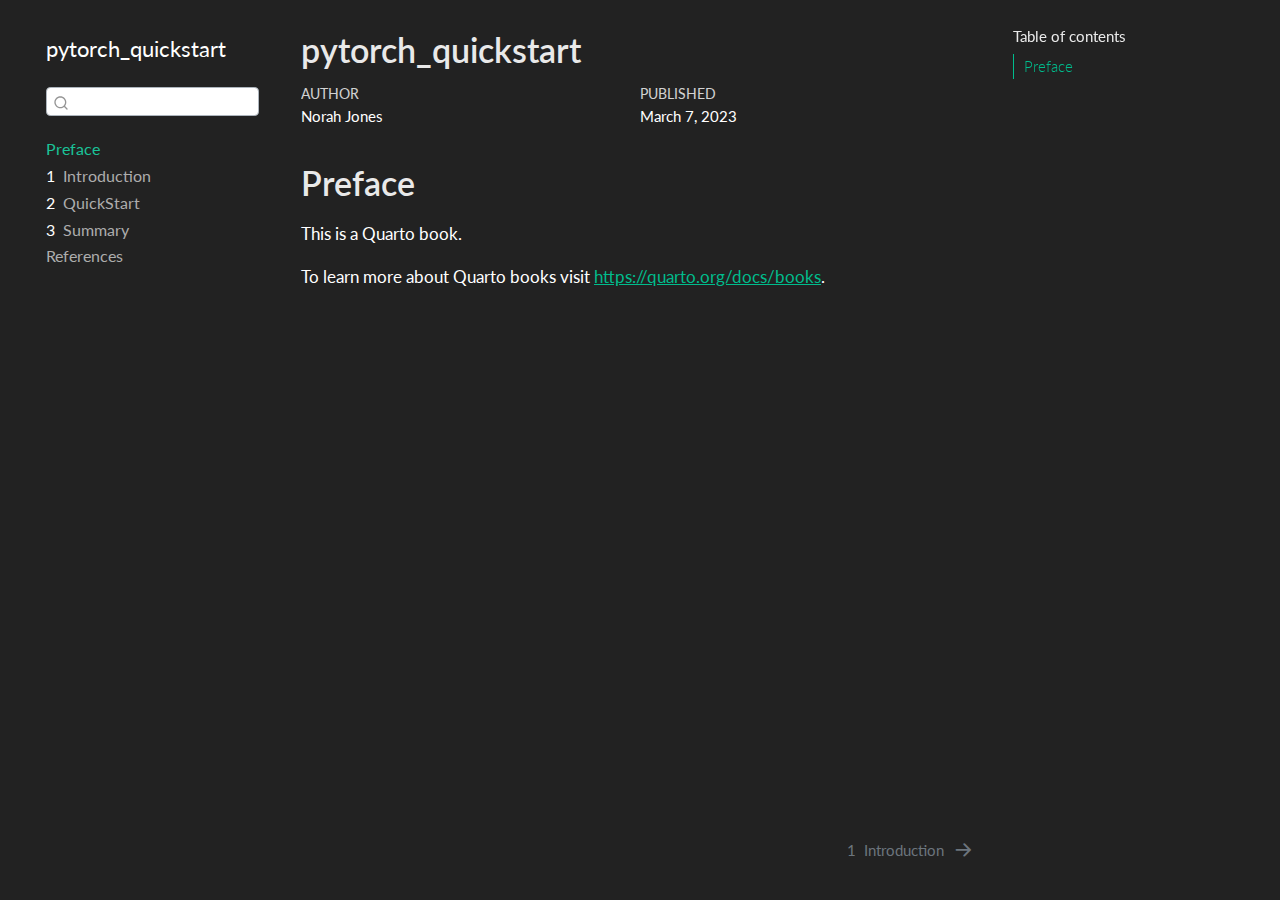
<file: _book/index.html>
<!DOCTYPE html>
<html xmlns="http://www.w3.org/1999/xhtml" lang="en" xml:lang="en"><head>

<meta charset="utf-8">
<meta name="generator" content="quarto-1.3.433">

<meta name="viewport" content="width=device-width, initial-scale=1.0, user-scalable=yes">

<meta name="author" content="Norah Jones">
<meta name="dcterms.date" content="2023-03-07">

<title>pytorch_quickstart</title>
<style>
code{white-space: pre-wrap;}
span.smallcaps{font-variant: small-caps;}
div.columns{display: flex; gap: min(4vw, 1.5em);}
div.column{flex: auto; overflow-x: auto;}
div.hanging-indent{margin-left: 1.5em; text-indent: -1.5em;}
ul.task-list{list-style: none;}
ul.task-list li input[type="checkbox"] {
  width: 0.8em;
  margin: 0 0.8em 0.2em -1em; /* quarto-specific, see https://github.com/quarto-dev/quarto-cli/issues/4556 */ 
  vertical-align: middle;
}
</style>


<script src="site_libs/quarto-nav/quarto-nav.js"></script>
<script src="site_libs/quarto-nav/headroom.min.js"></script>
<script src="site_libs/clipboard/clipboard.min.js"></script>
<script src="site_libs/quarto-search/autocomplete.umd.js"></script>
<script src="site_libs/quarto-search/fuse.min.js"></script>
<script src="site_libs/quarto-search/quarto-search.js"></script>
<meta name="quarto:offset" content="./">
<link href="./intro.html" rel="next">
<script src="site_libs/quarto-html/quarto.js"></script>
<script src="site_libs/quarto-html/popper.min.js"></script>
<script src="site_libs/quarto-html/tippy.umd.min.js"></script>
<script src="site_libs/quarto-html/anchor.min.js"></script>
<link href="site_libs/quarto-html/tippy.css" rel="stylesheet">
<link href="site_libs/quarto-html/quarto-syntax-highlighting-dark.css" rel="stylesheet" id="quarto-text-highlighting-styles">
<script src="site_libs/bootstrap/bootstrap.min.js"></script>
<link href="site_libs/bootstrap/bootstrap-icons.css" rel="stylesheet">
<link href="site_libs/bootstrap/bootstrap.min.css" rel="stylesheet" id="quarto-bootstrap" data-mode="dark">
<script id="quarto-search-options" type="application/json">{
  "location": "sidebar",
  "copy-button": false,
  "collapse-after": 3,
  "panel-placement": "start",
  "type": "textbox",
  "limit": 20,
  "language": {
    "search-no-results-text": "No results",
    "search-matching-documents-text": "matching documents",
    "search-copy-link-title": "Copy link to search",
    "search-hide-matches-text": "Hide additional matches",
    "search-more-match-text": "more match in this document",
    "search-more-matches-text": "more matches in this document",
    "search-clear-button-title": "Clear",
    "search-detached-cancel-button-title": "Cancel",
    "search-submit-button-title": "Submit",
    "search-label": "Search"
  }
}</script>


<link rel="stylesheet" href="styles.css">
</head>

<body class="nav-sidebar floating">

<div id="quarto-search-results"></div>
  <header id="quarto-header" class="headroom fixed-top">
  <nav class="quarto-secondary-nav">
    <div class="container-fluid d-flex">
      <button type="button" class="quarto-btn-toggle btn" data-bs-toggle="collapse" data-bs-target="#quarto-sidebar,#quarto-sidebar-glass" aria-controls="quarto-sidebar" aria-expanded="false" aria-label="Toggle sidebar navigation" onclick="if (window.quartoToggleHeadroom) { window.quartoToggleHeadroom(); }">
        <i class="bi bi-layout-text-sidebar-reverse"></i>
      </button>
      <nav class="quarto-page-breadcrumbs" aria-label="breadcrumb"><ol class="breadcrumb"><li class="breadcrumb-item"><a href="./index.html">Preface</a></li></ol></nav>
      <a class="flex-grow-1" role="button" data-bs-toggle="collapse" data-bs-target="#quarto-sidebar,#quarto-sidebar-glass" aria-controls="quarto-sidebar" aria-expanded="false" aria-label="Toggle sidebar navigation" onclick="if (window.quartoToggleHeadroom) { window.quartoToggleHeadroom(); }">      
      </a>
      <button type="button" class="btn quarto-search-button" aria-label="" onclick="window.quartoOpenSearch();">
        <i class="bi bi-search"></i>
      </button>
    </div>
  </nav>
</header>
<!-- content -->
<div id="quarto-content" class="quarto-container page-columns page-rows-contents page-layout-article">
<!-- sidebar -->
  <nav id="quarto-sidebar" class="sidebar collapse collapse-horizontal sidebar-navigation floating overflow-auto">
    <div class="pt-lg-2 mt-2 text-left sidebar-header">
    <div class="sidebar-title mb-0 py-0">
      <a href="./">pytorch_quickstart</a> 
    </div>
      </div>
        <div class="mt-2 flex-shrink-0 align-items-center">
        <div class="sidebar-search">
        <div id="quarto-search" class="" title="Search"></div>
        </div>
        </div>
    <div class="sidebar-menu-container"> 
    <ul class="list-unstyled mt-1">
        <li class="sidebar-item">
  <div class="sidebar-item-container"> 
  <a href="./index.html" class="sidebar-item-text sidebar-link active">
 <span class="menu-text">Preface</span></a>
  </div>
</li>
        <li class="sidebar-item">
  <div class="sidebar-item-container"> 
  <a href="./intro.html" class="sidebar-item-text sidebar-link">
 <span class="menu-text"><span class="chapter-number">1</span>&nbsp; <span class="chapter-title">Introduction</span></span></a>
  </div>
</li>
        <li class="sidebar-item">
  <div class="sidebar-item-container"> 
  <a href="./quickstart.html" class="sidebar-item-text sidebar-link">
 <span class="menu-text"><span class="chapter-number">2</span>&nbsp; <span class="chapter-title">QuickStart</span></span></a>
  </div>
</li>
        <li class="sidebar-item">
  <div class="sidebar-item-container"> 
  <a href="./summary.html" class="sidebar-item-text sidebar-link">
 <span class="menu-text"><span class="chapter-number">3</span>&nbsp; <span class="chapter-title">Summary</span></span></a>
  </div>
</li>
        <li class="sidebar-item">
  <div class="sidebar-item-container"> 
  <a href="./references.html" class="sidebar-item-text sidebar-link">
 <span class="menu-text">References</span></a>
  </div>
</li>
    </ul>
    </div>
</nav>
<div id="quarto-sidebar-glass" data-bs-toggle="collapse" data-bs-target="#quarto-sidebar,#quarto-sidebar-glass"></div>
<!-- margin-sidebar -->
    <div id="quarto-margin-sidebar" class="sidebar margin-sidebar">
        <nav id="TOC" role="doc-toc" class="toc-active">
    <h2 id="toc-title">Table of contents</h2>
   
  <ul>
  <li><a href="#preface" id="toc-preface" class="nav-link active" data-scroll-target="#preface">Preface</a></li>
  </ul>
</nav>
    </div>
<!-- main -->
<main class="content" id="quarto-document-content">

<header id="title-block-header" class="quarto-title-block default">
<div class="quarto-title">
<h1 class="title">pytorch_quickstart</h1>
</div>



<div class="quarto-title-meta">

    <div>
    <div class="quarto-title-meta-heading">Author</div>
    <div class="quarto-title-meta-contents">
             <p>Norah Jones </p>
          </div>
  </div>
    
    <div>
    <div class="quarto-title-meta-heading">Published</div>
    <div class="quarto-title-meta-contents">
      <p class="date">March 7, 2023</p>
    </div>
  </div>
  
    
  </div>
  

</header>

<section id="preface" class="level1 unnumbered">
<h1 class="unnumbered">Preface</h1>
<p>This is a Quarto book.</p>
<p>To learn more about Quarto books visit <a href="https://quarto.org/docs/books" class="uri">https://quarto.org/docs/books</a>.</p>


</section>

</main> <!-- /main -->
<script id="quarto-html-after-body" type="application/javascript">
window.document.addEventListener("DOMContentLoaded", function (event) {
  const toggleBodyColorMode = (bsSheetEl) => {
    const mode = bsSheetEl.getAttribute("data-mode");
    const bodyEl = window.document.querySelector("body");
    if (mode === "dark") {
      bodyEl.classList.add("quarto-dark");
      bodyEl.classList.remove("quarto-light");
    } else {
      bodyEl.classList.add("quarto-light");
      bodyEl.classList.remove("quarto-dark");
    }
  }
  const toggleBodyColorPrimary = () => {
    const bsSheetEl = window.document.querySelector("link#quarto-bootstrap");
    if (bsSheetEl) {
      toggleBodyColorMode(bsSheetEl);
    }
  }
  toggleBodyColorPrimary();  
  const icon = "";
  const anchorJS = new window.AnchorJS();
  anchorJS.options = {
    placement: 'right',
    icon: icon
  };
  anchorJS.add('.anchored');
  const isCodeAnnotation = (el) => {
    for (const clz of el.classList) {
      if (clz.startsWith('code-annotation-')) {                     
        return true;
      }
    }
    return false;
  }
  const clipboard = new window.ClipboardJS('.code-copy-button', {
    text: function(trigger) {
      const codeEl = trigger.previousElementSibling.cloneNode(true);
      for (const childEl of codeEl.children) {
        if (isCodeAnnotation(childEl)) {
          childEl.remove();
        }
      }
      return codeEl.innerText;
    }
  });
  clipboard.on('success', function(e) {
    // button target
    const button = e.trigger;
    // don't keep focus
    button.blur();
    // flash "checked"
    button.classList.add('code-copy-button-checked');
    var currentTitle = button.getAttribute("title");
    button.setAttribute("title", "Copied!");
    let tooltip;
    if (window.bootstrap) {
      button.setAttribute("data-bs-toggle", "tooltip");
      button.setAttribute("data-bs-placement", "left");
      button.setAttribute("data-bs-title", "Copied!");
      tooltip = new bootstrap.Tooltip(button, 
        { trigger: "manual", 
          customClass: "code-copy-button-tooltip",
          offset: [0, -8]});
      tooltip.show();    
    }
    setTimeout(function() {
      if (tooltip) {
        tooltip.hide();
        button.removeAttribute("data-bs-title");
        button.removeAttribute("data-bs-toggle");
        button.removeAttribute("data-bs-placement");
      }
      button.setAttribute("title", currentTitle);
      button.classList.remove('code-copy-button-checked');
    }, 1000);
    // clear code selection
    e.clearSelection();
  });
  function tippyHover(el, contentFn) {
    const config = {
      allowHTML: true,
      content: contentFn,
      maxWidth: 500,
      delay: 100,
      arrow: false,
      appendTo: function(el) {
          return el.parentElement;
      },
      interactive: true,
      interactiveBorder: 10,
      theme: 'quarto',
      placement: 'bottom-start'
    };
    window.tippy(el, config); 
  }
  const noterefs = window.document.querySelectorAll('a[role="doc-noteref"]');
  for (var i=0; i<noterefs.length; i++) {
    const ref = noterefs[i];
    tippyHover(ref, function() {
      // use id or data attribute instead here
      let href = ref.getAttribute('data-footnote-href') || ref.getAttribute('href');
      try { href = new URL(href).hash; } catch {}
      const id = href.replace(/^#\/?/, "");
      const note = window.document.getElementById(id);
      return note.innerHTML;
    });
  }
      let selectedAnnoteEl;
      const selectorForAnnotation = ( cell, annotation) => {
        let cellAttr = 'data-code-cell="' + cell + '"';
        let lineAttr = 'data-code-annotation="' +  annotation + '"';
        const selector = 'span[' + cellAttr + '][' + lineAttr + ']';
        return selector;
      }
      const selectCodeLines = (annoteEl) => {
        const doc = window.document;
        const targetCell = annoteEl.getAttribute("data-target-cell");
        const targetAnnotation = annoteEl.getAttribute("data-target-annotation");
        const annoteSpan = window.document.querySelector(selectorForAnnotation(targetCell, targetAnnotation));
        const lines = annoteSpan.getAttribute("data-code-lines").split(",");
        const lineIds = lines.map((line) => {
          return targetCell + "-" + line;
        })
        let top = null;
        let height = null;
        let parent = null;
        if (lineIds.length > 0) {
            //compute the position of the single el (top and bottom and make a div)
            const el = window.document.getElementById(lineIds[0]);
            top = el.offsetTop;
            height = el.offsetHeight;
            parent = el.parentElement.parentElement;
          if (lineIds.length > 1) {
            const lastEl = window.document.getElementById(lineIds[lineIds.length - 1]);
            const bottom = lastEl.offsetTop + lastEl.offsetHeight;
            height = bottom - top;
          }
          if (top !== null && height !== null && parent !== null) {
            // cook up a div (if necessary) and position it 
            let div = window.document.getElementById("code-annotation-line-highlight");
            if (div === null) {
              div = window.document.createElement("div");
              div.setAttribute("id", "code-annotation-line-highlight");
              div.style.position = 'absolute';
              parent.appendChild(div);
            }
            div.style.top = top - 2 + "px";
            div.style.height = height + 4 + "px";
            let gutterDiv = window.document.getElementById("code-annotation-line-highlight-gutter");
            if (gutterDiv === null) {
              gutterDiv = window.document.createElement("div");
              gutterDiv.setAttribute("id", "code-annotation-line-highlight-gutter");
              gutterDiv.style.position = 'absolute';
              const codeCell = window.document.getElementById(targetCell);
              const gutter = codeCell.querySelector('.code-annotation-gutter');
              gutter.appendChild(gutterDiv);
            }
            gutterDiv.style.top = top - 2 + "px";
            gutterDiv.style.height = height + 4 + "px";
          }
          selectedAnnoteEl = annoteEl;
        }
      };
      const unselectCodeLines = () => {
        const elementsIds = ["code-annotation-line-highlight", "code-annotation-line-highlight-gutter"];
        elementsIds.forEach((elId) => {
          const div = window.document.getElementById(elId);
          if (div) {
            div.remove();
          }
        });
        selectedAnnoteEl = undefined;
      };
      // Attach click handler to the DT
      const annoteDls = window.document.querySelectorAll('dt[data-target-cell]');
      for (const annoteDlNode of annoteDls) {
        annoteDlNode.addEventListener('click', (event) => {
          const clickedEl = event.target;
          if (clickedEl !== selectedAnnoteEl) {
            unselectCodeLines();
            const activeEl = window.document.querySelector('dt[data-target-cell].code-annotation-active');
            if (activeEl) {
              activeEl.classList.remove('code-annotation-active');
            }
            selectCodeLines(clickedEl);
            clickedEl.classList.add('code-annotation-active');
          } else {
            // Unselect the line
            unselectCodeLines();
            clickedEl.classList.remove('code-annotation-active');
          }
        });
      }
  const findCites = (el) => {
    const parentEl = el.parentElement;
    if (parentEl) {
      const cites = parentEl.dataset.cites;
      if (cites) {
        return {
          el,
          cites: cites.split(' ')
        };
      } else {
        return findCites(el.parentElement)
      }
    } else {
      return undefined;
    }
  };
  var bibliorefs = window.document.querySelectorAll('a[role="doc-biblioref"]');
  for (var i=0; i<bibliorefs.length; i++) {
    const ref = bibliorefs[i];
    const citeInfo = findCites(ref);
    if (citeInfo) {
      tippyHover(citeInfo.el, function() {
        var popup = window.document.createElement('div');
        citeInfo.cites.forEach(function(cite) {
          var citeDiv = window.document.createElement('div');
          citeDiv.classList.add('hanging-indent');
          citeDiv.classList.add('csl-entry');
          var biblioDiv = window.document.getElementById('ref-' + cite);
          if (biblioDiv) {
            citeDiv.innerHTML = biblioDiv.innerHTML;
          }
          popup.appendChild(citeDiv);
        });
        return popup.innerHTML;
      });
    }
  }
});
</script>
<nav class="page-navigation">
  <div class="nav-page nav-page-previous">
  </div>
  <div class="nav-page nav-page-next">
      <a href="./intro.html" class="pagination-link">
        <span class="nav-page-text"><span class="chapter-number">1</span>&nbsp; <span class="chapter-title">Introduction</span></span> <i class="bi bi-arrow-right-short"></i>
      </a>
  </div>
</nav>
</div> <!-- /content -->



</body></html>
</file>
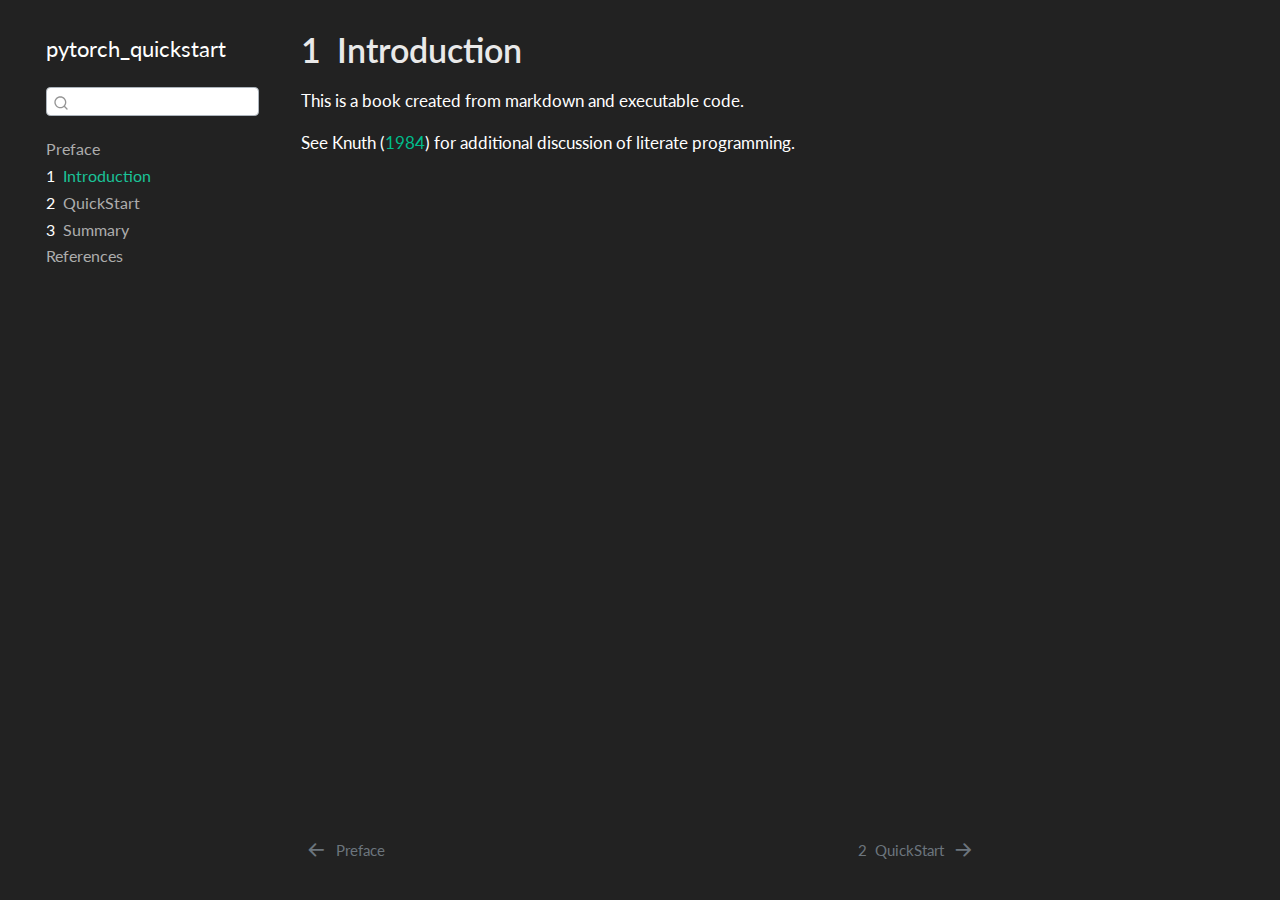
<file: _book/intro.html>
<!DOCTYPE html>
<html xmlns="http://www.w3.org/1999/xhtml" lang="en" xml:lang="en"><head>

<meta charset="utf-8">
<meta name="generator" content="quarto-1.3.433">

<meta name="viewport" content="width=device-width, initial-scale=1.0, user-scalable=yes">


<title>pytorch_quickstart - 1&nbsp; Introduction</title>
<style>
code{white-space: pre-wrap;}
span.smallcaps{font-variant: small-caps;}
div.columns{display: flex; gap: min(4vw, 1.5em);}
div.column{flex: auto; overflow-x: auto;}
div.hanging-indent{margin-left: 1.5em; text-indent: -1.5em;}
ul.task-list{list-style: none;}
ul.task-list li input[type="checkbox"] {
  width: 0.8em;
  margin: 0 0.8em 0.2em -1em; /* quarto-specific, see https://github.com/quarto-dev/quarto-cli/issues/4556 */ 
  vertical-align: middle;
}
/* CSS for citations */
div.csl-bib-body { }
div.csl-entry {
  clear: both;
}
.hanging-indent div.csl-entry {
  margin-left:2em;
  text-indent:-2em;
}
div.csl-left-margin {
  min-width:2em;
  float:left;
}
div.csl-right-inline {
  margin-left:2em;
  padding-left:1em;
}
div.csl-indent {
  margin-left: 2em;
}</style>


<script src="site_libs/quarto-nav/quarto-nav.js"></script>
<script src="site_libs/quarto-nav/headroom.min.js"></script>
<script src="site_libs/clipboard/clipboard.min.js"></script>
<script src="site_libs/quarto-search/autocomplete.umd.js"></script>
<script src="site_libs/quarto-search/fuse.min.js"></script>
<script src="site_libs/quarto-search/quarto-search.js"></script>
<meta name="quarto:offset" content="./">
<link href="./quickstart.html" rel="next">
<link href="./index.html" rel="prev">
<script src="site_libs/quarto-html/quarto.js"></script>
<script src="site_libs/quarto-html/popper.min.js"></script>
<script src="site_libs/quarto-html/tippy.umd.min.js"></script>
<script src="site_libs/quarto-html/anchor.min.js"></script>
<link href="site_libs/quarto-html/tippy.css" rel="stylesheet">
<link href="site_libs/quarto-html/quarto-syntax-highlighting-dark.css" rel="stylesheet" id="quarto-text-highlighting-styles">
<script src="site_libs/bootstrap/bootstrap.min.js"></script>
<link href="site_libs/bootstrap/bootstrap-icons.css" rel="stylesheet">
<link href="site_libs/bootstrap/bootstrap.min.css" rel="stylesheet" id="quarto-bootstrap" data-mode="dark">
<script id="quarto-search-options" type="application/json">{
  "location": "sidebar",
  "copy-button": false,
  "collapse-after": 3,
  "panel-placement": "start",
  "type": "textbox",
  "limit": 20,
  "language": {
    "search-no-results-text": "No results",
    "search-matching-documents-text": "matching documents",
    "search-copy-link-title": "Copy link to search",
    "search-hide-matches-text": "Hide additional matches",
    "search-more-match-text": "more match in this document",
    "search-more-matches-text": "more matches in this document",
    "search-clear-button-title": "Clear",
    "search-detached-cancel-button-title": "Cancel",
    "search-submit-button-title": "Submit",
    "search-label": "Search"
  }
}</script>


<link rel="stylesheet" href="styles.css">
</head>

<body class="nav-sidebar floating">

<div id="quarto-search-results"></div>
  <header id="quarto-header" class="headroom fixed-top">
  <nav class="quarto-secondary-nav">
    <div class="container-fluid d-flex">
      <button type="button" class="quarto-btn-toggle btn" data-bs-toggle="collapse" data-bs-target="#quarto-sidebar,#quarto-sidebar-glass" aria-controls="quarto-sidebar" aria-expanded="false" aria-label="Toggle sidebar navigation" onclick="if (window.quartoToggleHeadroom) { window.quartoToggleHeadroom(); }">
        <i class="bi bi-layout-text-sidebar-reverse"></i>
      </button>
      <nav class="quarto-page-breadcrumbs" aria-label="breadcrumb"><ol class="breadcrumb"><li class="breadcrumb-item"><a href="./intro.html"><span class="chapter-number">1</span>&nbsp; <span class="chapter-title">Introduction</span></a></li></ol></nav>
      <a class="flex-grow-1" role="button" data-bs-toggle="collapse" data-bs-target="#quarto-sidebar,#quarto-sidebar-glass" aria-controls="quarto-sidebar" aria-expanded="false" aria-label="Toggle sidebar navigation" onclick="if (window.quartoToggleHeadroom) { window.quartoToggleHeadroom(); }">      
      </a>
      <button type="button" class="btn quarto-search-button" aria-label="" onclick="window.quartoOpenSearch();">
        <i class="bi bi-search"></i>
      </button>
    </div>
  </nav>
</header>
<!-- content -->
<div id="quarto-content" class="quarto-container page-columns page-rows-contents page-layout-article">
<!-- sidebar -->
  <nav id="quarto-sidebar" class="sidebar collapse collapse-horizontal sidebar-navigation floating overflow-auto">
    <div class="pt-lg-2 mt-2 text-left sidebar-header">
    <div class="sidebar-title mb-0 py-0">
      <a href="./">pytorch_quickstart</a> 
    </div>
      </div>
        <div class="mt-2 flex-shrink-0 align-items-center">
        <div class="sidebar-search">
        <div id="quarto-search" class="" title="Search"></div>
        </div>
        </div>
    <div class="sidebar-menu-container"> 
    <ul class="list-unstyled mt-1">
        <li class="sidebar-item">
  <div class="sidebar-item-container"> 
  <a href="./index.html" class="sidebar-item-text sidebar-link">
 <span class="menu-text">Preface</span></a>
  </div>
</li>
        <li class="sidebar-item">
  <div class="sidebar-item-container"> 
  <a href="./intro.html" class="sidebar-item-text sidebar-link active">
 <span class="menu-text"><span class="chapter-number">1</span>&nbsp; <span class="chapter-title">Introduction</span></span></a>
  </div>
</li>
        <li class="sidebar-item">
  <div class="sidebar-item-container"> 
  <a href="./quickstart.html" class="sidebar-item-text sidebar-link">
 <span class="menu-text"><span class="chapter-number">2</span>&nbsp; <span class="chapter-title">QuickStart</span></span></a>
  </div>
</li>
        <li class="sidebar-item">
  <div class="sidebar-item-container"> 
  <a href="./summary.html" class="sidebar-item-text sidebar-link">
 <span class="menu-text"><span class="chapter-number">3</span>&nbsp; <span class="chapter-title">Summary</span></span></a>
  </div>
</li>
        <li class="sidebar-item">
  <div class="sidebar-item-container"> 
  <a href="./references.html" class="sidebar-item-text sidebar-link">
 <span class="menu-text">References</span></a>
  </div>
</li>
    </ul>
    </div>
</nav>
<div id="quarto-sidebar-glass" data-bs-toggle="collapse" data-bs-target="#quarto-sidebar,#quarto-sidebar-glass"></div>
<!-- margin-sidebar -->
    <div id="quarto-margin-sidebar" class="sidebar margin-sidebar">
        
    </div>
<!-- main -->
<main class="content" id="quarto-document-content">

<header id="title-block-header" class="quarto-title-block default">
<div class="quarto-title">
<h1 class="title"><span class="chapter-number">1</span>&nbsp; <span class="chapter-title">Introduction</span></h1>
</div>



<div class="quarto-title-meta">

    
  
    
  </div>
  

</header>

<p>This is a book created from markdown and executable code.</p>
<p>See <span class="citation" data-cites="knuth84">Knuth (<a href="references.html#ref-knuth84" role="doc-biblioref">1984</a>)</span> for additional discussion of literate programming.</p>


<div id="refs" class="references csl-bib-body hanging-indent" role="list" style="display: none">
<div id="ref-knuth84" class="csl-entry" role="listitem">
Knuth, Donald E. 1984. <span>“Literate Programming.”</span> <em>Comput. J.</em> 27 (2): 97–111. <a href="https://doi.org/10.1093/comjnl/27.2.97">https://doi.org/10.1093/comjnl/27.2.97</a>.
</div>
</div>

</main> <!-- /main -->
<script id="quarto-html-after-body" type="application/javascript">
window.document.addEventListener("DOMContentLoaded", function (event) {
  const toggleBodyColorMode = (bsSheetEl) => {
    const mode = bsSheetEl.getAttribute("data-mode");
    const bodyEl = window.document.querySelector("body");
    if (mode === "dark") {
      bodyEl.classList.add("quarto-dark");
      bodyEl.classList.remove("quarto-light");
    } else {
      bodyEl.classList.add("quarto-light");
      bodyEl.classList.remove("quarto-dark");
    }
  }
  const toggleBodyColorPrimary = () => {
    const bsSheetEl = window.document.querySelector("link#quarto-bootstrap");
    if (bsSheetEl) {
      toggleBodyColorMode(bsSheetEl);
    }
  }
  toggleBodyColorPrimary();  
  const icon = "";
  const anchorJS = new window.AnchorJS();
  anchorJS.options = {
    placement: 'right',
    icon: icon
  };
  anchorJS.add('.anchored');
  const isCodeAnnotation = (el) => {
    for (const clz of el.classList) {
      if (clz.startsWith('code-annotation-')) {                     
        return true;
      }
    }
    return false;
  }
  const clipboard = new window.ClipboardJS('.code-copy-button', {
    text: function(trigger) {
      const codeEl = trigger.previousElementSibling.cloneNode(true);
      for (const childEl of codeEl.children) {
        if (isCodeAnnotation(childEl)) {
          childEl.remove();
        }
      }
      return codeEl.innerText;
    }
  });
  clipboard.on('success', function(e) {
    // button target
    const button = e.trigger;
    // don't keep focus
    button.blur();
    // flash "checked"
    button.classList.add('code-copy-button-checked');
    var currentTitle = button.getAttribute("title");
    button.setAttribute("title", "Copied!");
    let tooltip;
    if (window.bootstrap) {
      button.setAttribute("data-bs-toggle", "tooltip");
      button.setAttribute("data-bs-placement", "left");
      button.setAttribute("data-bs-title", "Copied!");
      tooltip = new bootstrap.Tooltip(button, 
        { trigger: "manual", 
          customClass: "code-copy-button-tooltip",
          offset: [0, -8]});
      tooltip.show();    
    }
    setTimeout(function() {
      if (tooltip) {
        tooltip.hide();
        button.removeAttribute("data-bs-title");
        button.removeAttribute("data-bs-toggle");
        button.removeAttribute("data-bs-placement");
      }
      button.setAttribute("title", currentTitle);
      button.classList.remove('code-copy-button-checked');
    }, 1000);
    // clear code selection
    e.clearSelection();
  });
  function tippyHover(el, contentFn) {
    const config = {
      allowHTML: true,
      content: contentFn,
      maxWidth: 500,
      delay: 100,
      arrow: false,
      appendTo: function(el) {
          return el.parentElement;
      },
      interactive: true,
      interactiveBorder: 10,
      theme: 'quarto',
      placement: 'bottom-start'
    };
    window.tippy(el, config); 
  }
  const noterefs = window.document.querySelectorAll('a[role="doc-noteref"]');
  for (var i=0; i<noterefs.length; i++) {
    const ref = noterefs[i];
    tippyHover(ref, function() {
      // use id or data attribute instead here
      let href = ref.getAttribute('data-footnote-href') || ref.getAttribute('href');
      try { href = new URL(href).hash; } catch {}
      const id = href.replace(/^#\/?/, "");
      const note = window.document.getElementById(id);
      return note.innerHTML;
    });
  }
      let selectedAnnoteEl;
      const selectorForAnnotation = ( cell, annotation) => {
        let cellAttr = 'data-code-cell="' + cell + '"';
        let lineAttr = 'data-code-annotation="' +  annotation + '"';
        const selector = 'span[' + cellAttr + '][' + lineAttr + ']';
        return selector;
      }
      const selectCodeLines = (annoteEl) => {
        const doc = window.document;
        const targetCell = annoteEl.getAttribute("data-target-cell");
        const targetAnnotation = annoteEl.getAttribute("data-target-annotation");
        const annoteSpan = window.document.querySelector(selectorForAnnotation(targetCell, targetAnnotation));
        const lines = annoteSpan.getAttribute("data-code-lines").split(",");
        const lineIds = lines.map((line) => {
          return targetCell + "-" + line;
        })
        let top = null;
        let height = null;
        let parent = null;
        if (lineIds.length > 0) {
            //compute the position of the single el (top and bottom and make a div)
            const el = window.document.getElementById(lineIds[0]);
            top = el.offsetTop;
            height = el.offsetHeight;
            parent = el.parentElement.parentElement;
          if (lineIds.length > 1) {
            const lastEl = window.document.getElementById(lineIds[lineIds.length - 1]);
            const bottom = lastEl.offsetTop + lastEl.offsetHeight;
            height = bottom - top;
          }
          if (top !== null && height !== null && parent !== null) {
            // cook up a div (if necessary) and position it 
            let div = window.document.getElementById("code-annotation-line-highlight");
            if (div === null) {
              div = window.document.createElement("div");
              div.setAttribute("id", "code-annotation-line-highlight");
              div.style.position = 'absolute';
              parent.appendChild(div);
            }
            div.style.top = top - 2 + "px";
            div.style.height = height + 4 + "px";
            let gutterDiv = window.document.getElementById("code-annotation-line-highlight-gutter");
            if (gutterDiv === null) {
              gutterDiv = window.document.createElement("div");
              gutterDiv.setAttribute("id", "code-annotation-line-highlight-gutter");
              gutterDiv.style.position = 'absolute';
              const codeCell = window.document.getElementById(targetCell);
              const gutter = codeCell.querySelector('.code-annotation-gutter');
              gutter.appendChild(gutterDiv);
            }
            gutterDiv.style.top = top - 2 + "px";
            gutterDiv.style.height = height + 4 + "px";
          }
          selectedAnnoteEl = annoteEl;
        }
      };
      const unselectCodeLines = () => {
        const elementsIds = ["code-annotation-line-highlight", "code-annotation-line-highlight-gutter"];
        elementsIds.forEach((elId) => {
          const div = window.document.getElementById(elId);
          if (div) {
            div.remove();
          }
        });
        selectedAnnoteEl = undefined;
      };
      // Attach click handler to the DT
      const annoteDls = window.document.querySelectorAll('dt[data-target-cell]');
      for (const annoteDlNode of annoteDls) {
        annoteDlNode.addEventListener('click', (event) => {
          const clickedEl = event.target;
          if (clickedEl !== selectedAnnoteEl) {
            unselectCodeLines();
            const activeEl = window.document.querySelector('dt[data-target-cell].code-annotation-active');
            if (activeEl) {
              activeEl.classList.remove('code-annotation-active');
            }
            selectCodeLines(clickedEl);
            clickedEl.classList.add('code-annotation-active');
          } else {
            // Unselect the line
            unselectCodeLines();
            clickedEl.classList.remove('code-annotation-active');
          }
        });
      }
  const findCites = (el) => {
    const parentEl = el.parentElement;
    if (parentEl) {
      const cites = parentEl.dataset.cites;
      if (cites) {
        return {
          el,
          cites: cites.split(' ')
        };
      } else {
        return findCites(el.parentElement)
      }
    } else {
      return undefined;
    }
  };
  var bibliorefs = window.document.querySelectorAll('a[role="doc-biblioref"]');
  for (var i=0; i<bibliorefs.length; i++) {
    const ref = bibliorefs[i];
    const citeInfo = findCites(ref);
    if (citeInfo) {
      tippyHover(citeInfo.el, function() {
        var popup = window.document.createElement('div');
        citeInfo.cites.forEach(function(cite) {
          var citeDiv = window.document.createElement('div');
          citeDiv.classList.add('hanging-indent');
          citeDiv.classList.add('csl-entry');
          var biblioDiv = window.document.getElementById('ref-' + cite);
          if (biblioDiv) {
            citeDiv.innerHTML = biblioDiv.innerHTML;
          }
          popup.appendChild(citeDiv);
        });
        return popup.innerHTML;
      });
    }
  }
});
</script>
<nav class="page-navigation">
  <div class="nav-page nav-page-previous">
      <a href="./index.html" class="pagination-link">
        <i class="bi bi-arrow-left-short"></i> <span class="nav-page-text">Preface</span>
      </a>          
  </div>
  <div class="nav-page nav-page-next">
      <a href="./quickstart.html" class="pagination-link">
        <span class="nav-page-text"><span class="chapter-number">2</span>&nbsp; <span class="chapter-title">QuickStart</span></span> <i class="bi bi-arrow-right-short"></i>
      </a>
  </div>
</nav>
</div> <!-- /content -->



</body></html>
</file>
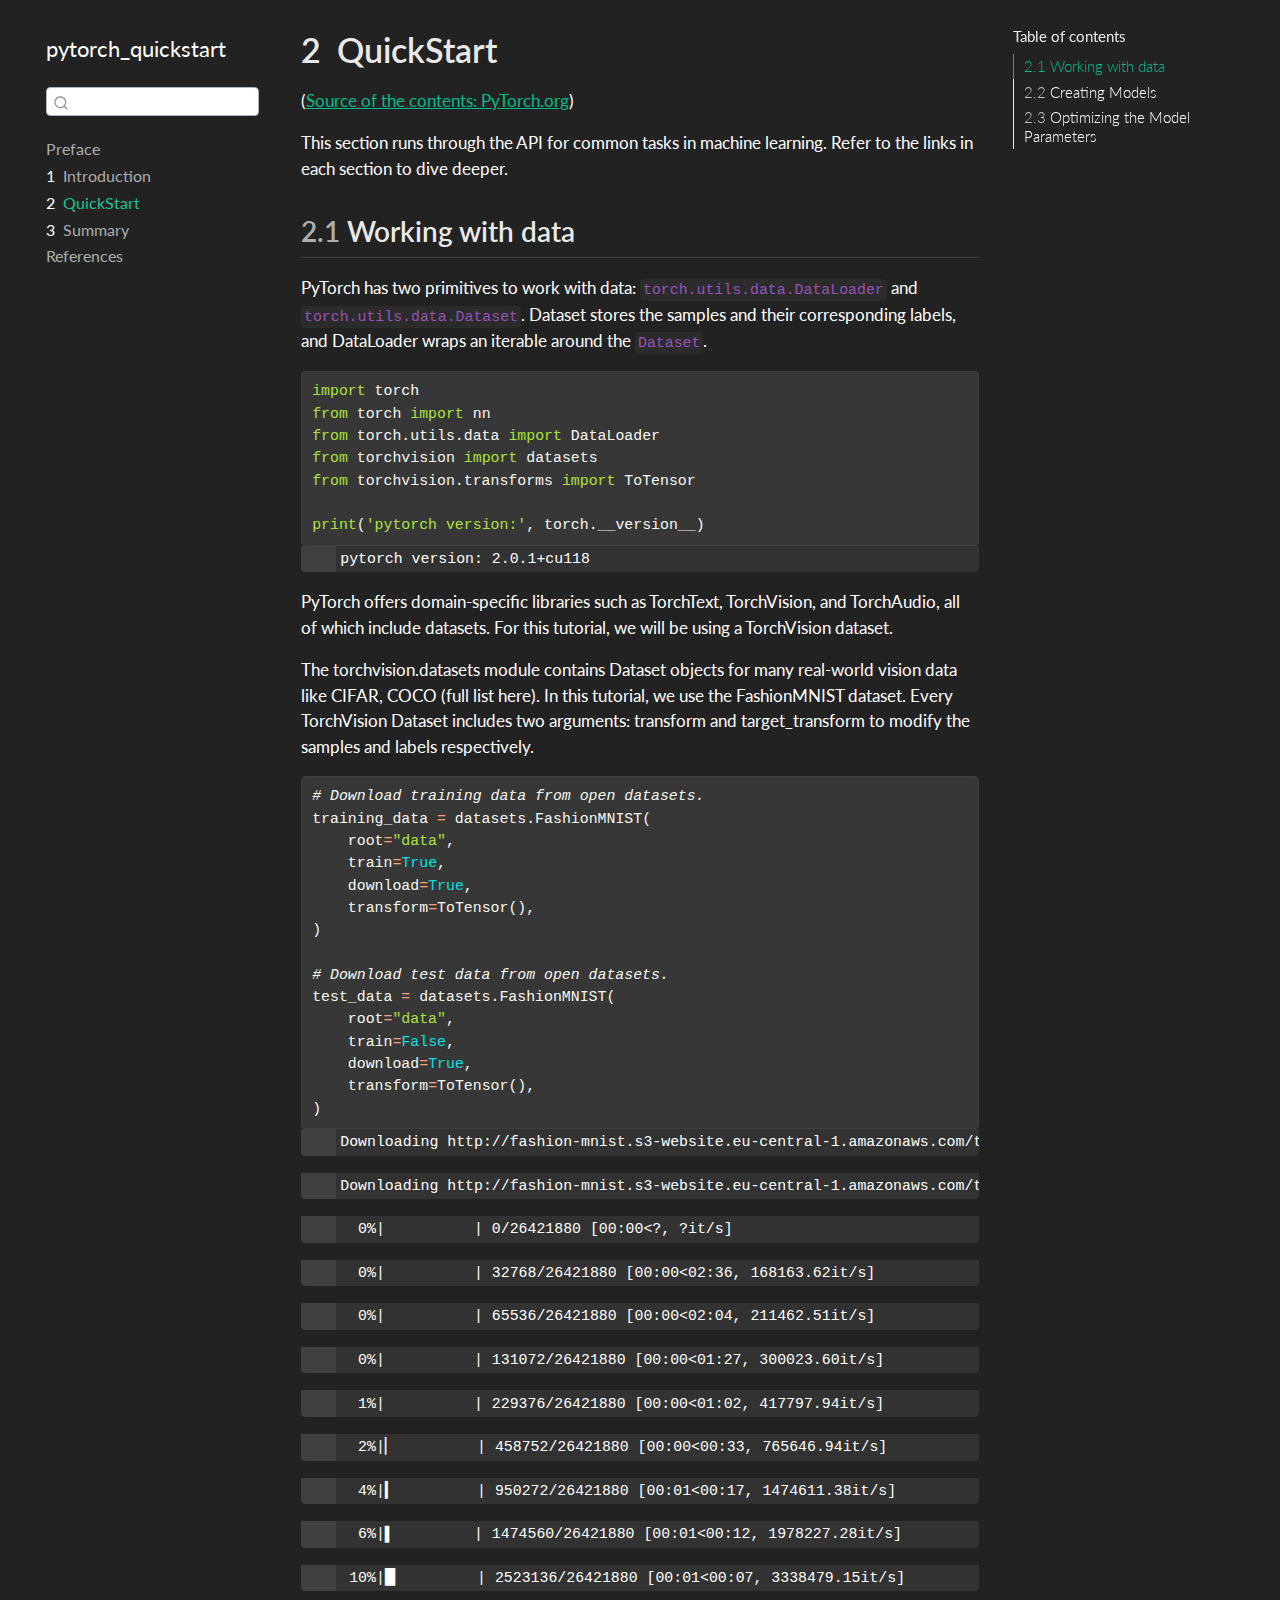
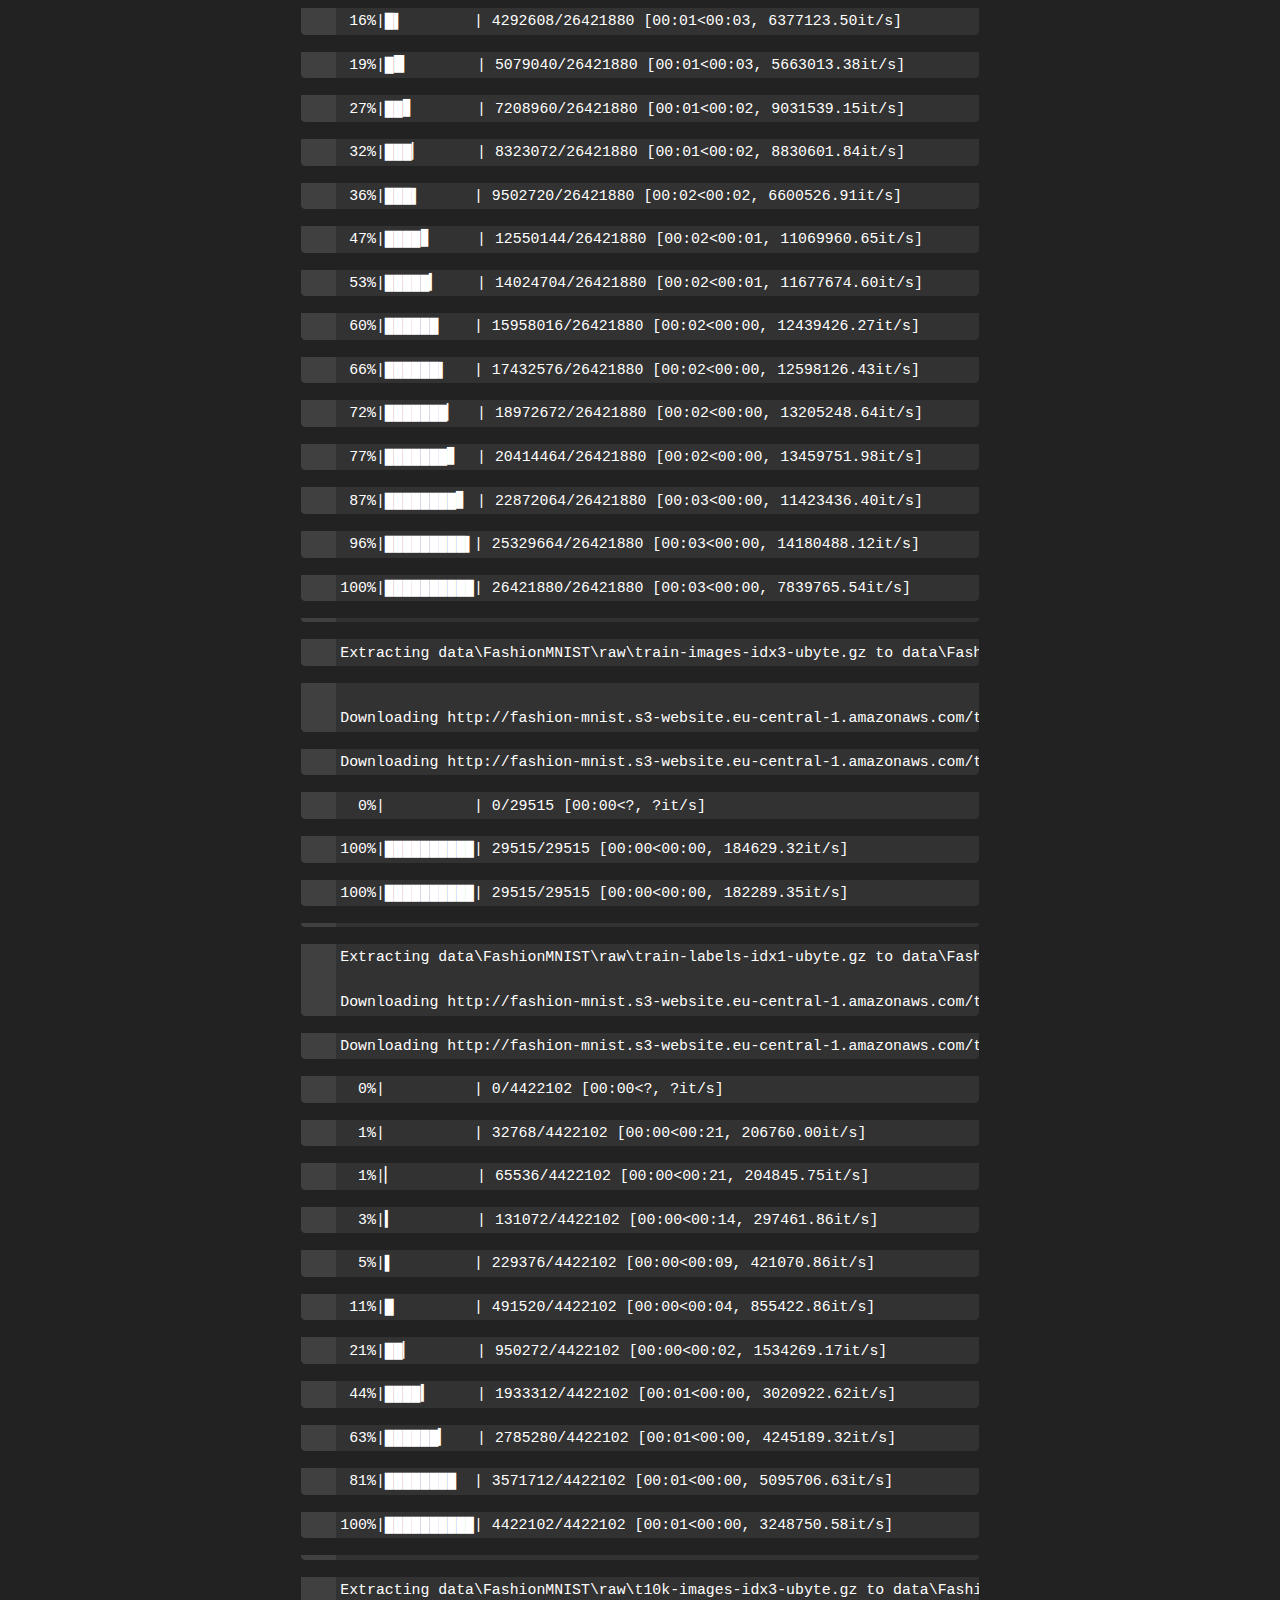
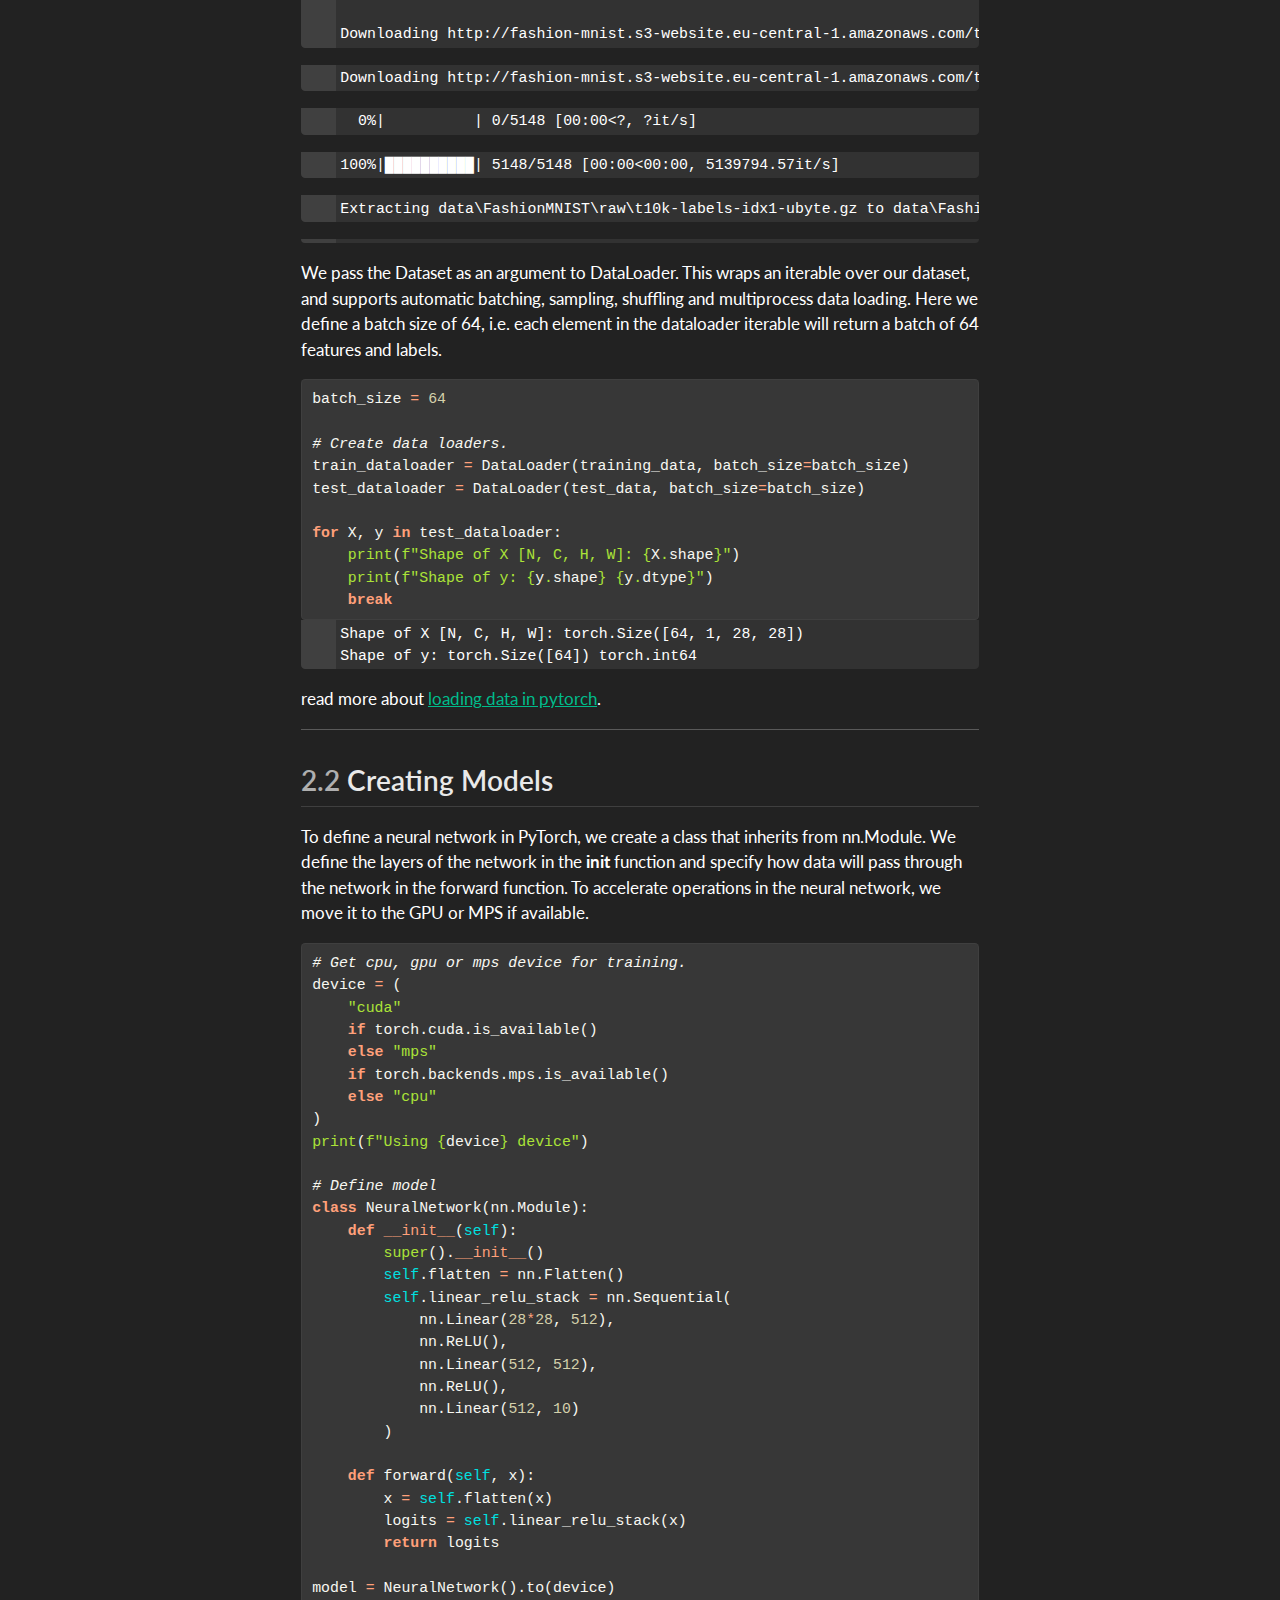
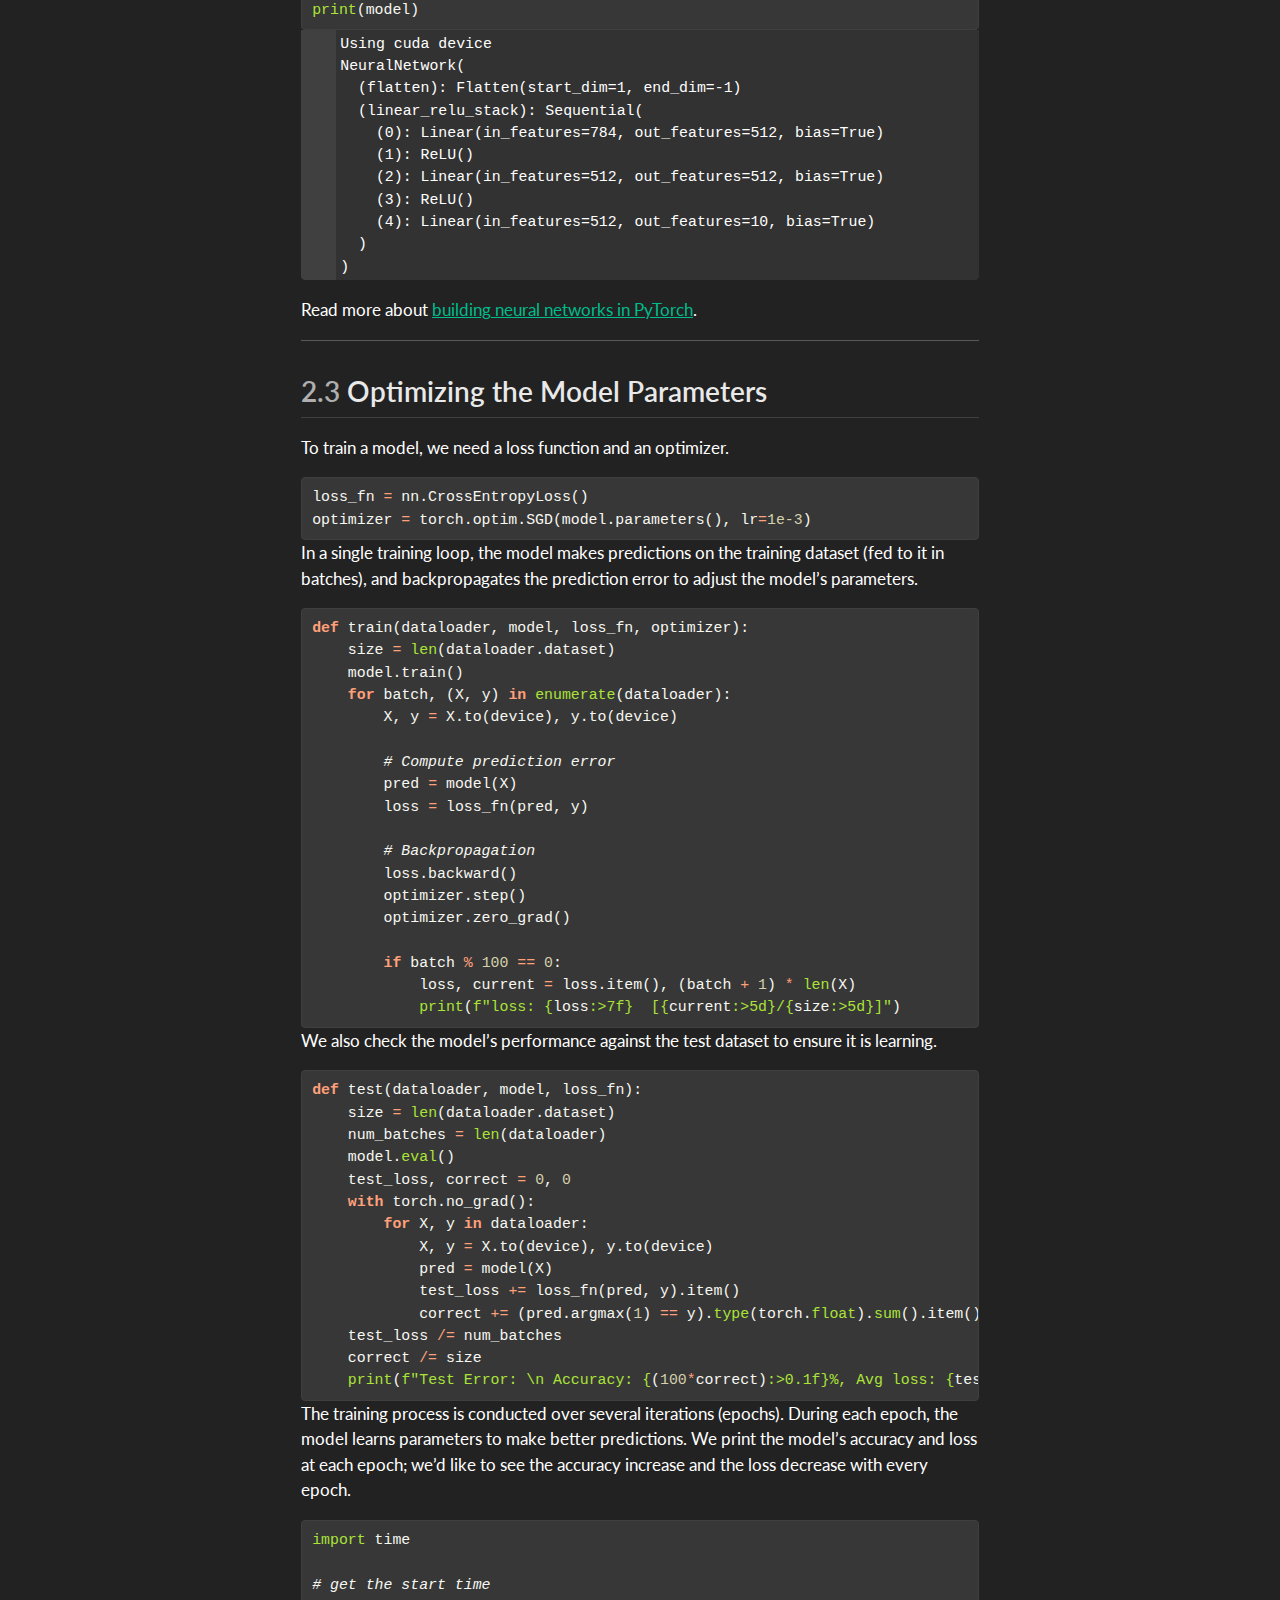
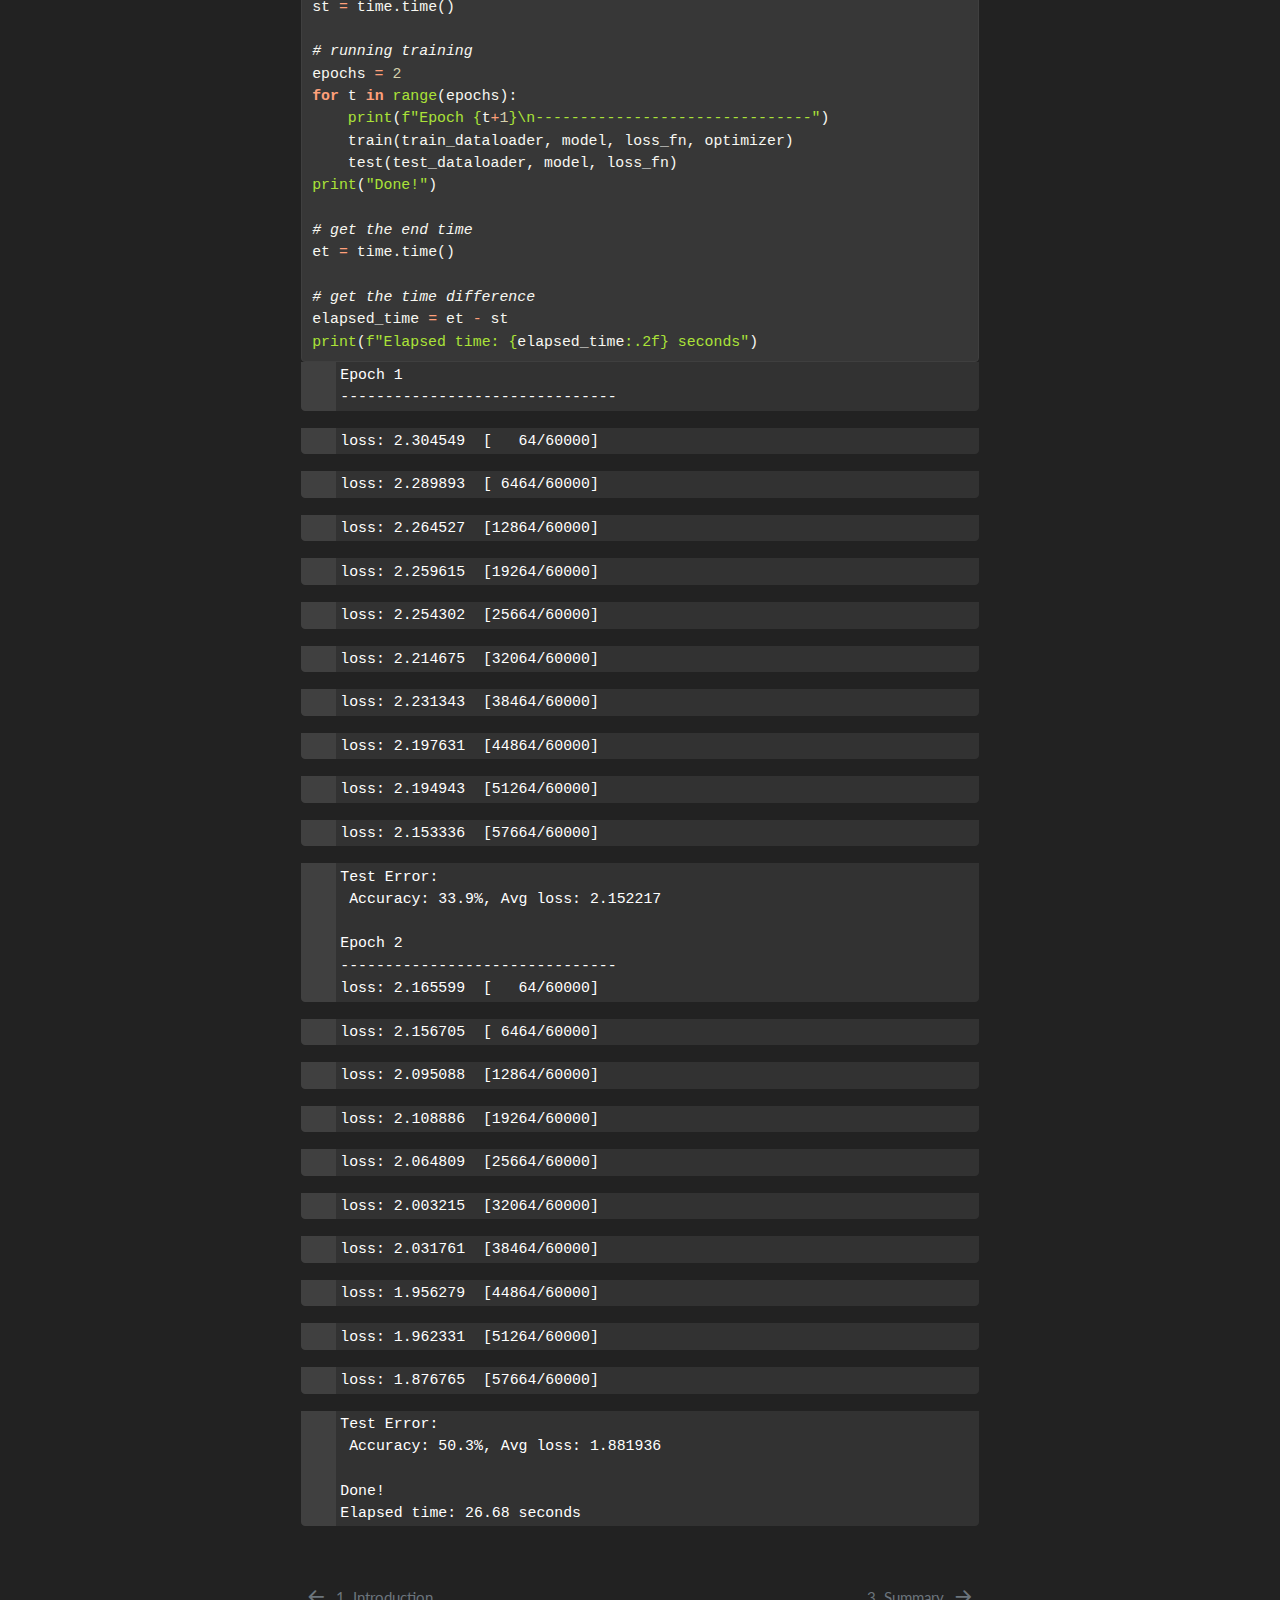
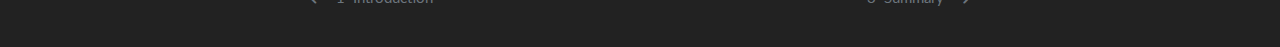
<file: _book/quickstart.html>
<!DOCTYPE html>
<html xmlns="http://www.w3.org/1999/xhtml" lang="en" xml:lang="en"><head>

<meta charset="utf-8">
<meta name="generator" content="quarto-1.3.433">

<meta name="viewport" content="width=device-width, initial-scale=1.0, user-scalable=yes">


<title>pytorch_quickstart - 2&nbsp; QuickStart</title>
<style>
code{white-space: pre-wrap;}
span.smallcaps{font-variant: small-caps;}
div.columns{display: flex; gap: min(4vw, 1.5em);}
div.column{flex: auto; overflow-x: auto;}
div.hanging-indent{margin-left: 1.5em; text-indent: -1.5em;}
ul.task-list{list-style: none;}
ul.task-list li input[type="checkbox"] {
  width: 0.8em;
  margin: 0 0.8em 0.2em -1em; /* quarto-specific, see https://github.com/quarto-dev/quarto-cli/issues/4556 */ 
  vertical-align: middle;
}
/* CSS for syntax highlighting */
pre > code.sourceCode { white-space: pre; position: relative; }
pre > code.sourceCode > span { display: inline-block; line-height: 1.25; }
pre > code.sourceCode > span:empty { height: 1.2em; }
.sourceCode { overflow: visible; }
code.sourceCode > span { color: inherit; text-decoration: inherit; }
div.sourceCode { margin: 1em 0; }
pre.sourceCode { margin: 0; }
@media screen {
div.sourceCode { overflow: auto; }
}
@media print {
pre > code.sourceCode { white-space: pre-wrap; }
pre > code.sourceCode > span { text-indent: -5em; padding-left: 5em; }
}
pre.numberSource code
  { counter-reset: source-line 0; }
pre.numberSource code > span
  { position: relative; left: -4em; counter-increment: source-line; }
pre.numberSource code > span > a:first-child::before
  { content: counter(source-line);
    position: relative; left: -1em; text-align: right; vertical-align: baseline;
    border: none; display: inline-block;
    -webkit-touch-callout: none; -webkit-user-select: none;
    -khtml-user-select: none; -moz-user-select: none;
    -ms-user-select: none; user-select: none;
    padding: 0 4px; width: 4em;
  }
pre.numberSource { margin-left: 3em;  padding-left: 4px; }
div.sourceCode
  {   }
@media screen {
pre > code.sourceCode > span > a:first-child::before { text-decoration: underline; }
}
</style>


<script src="site_libs/quarto-nav/quarto-nav.js"></script>
<script src="site_libs/quarto-nav/headroom.min.js"></script>
<script src="site_libs/clipboard/clipboard.min.js"></script>
<script src="site_libs/quarto-search/autocomplete.umd.js"></script>
<script src="site_libs/quarto-search/fuse.min.js"></script>
<script src="site_libs/quarto-search/quarto-search.js"></script>
<meta name="quarto:offset" content="./">
<link href="./summary.html" rel="next">
<link href="./intro.html" rel="prev">
<script src="site_libs/quarto-html/quarto.js"></script>
<script src="site_libs/quarto-html/popper.min.js"></script>
<script src="site_libs/quarto-html/tippy.umd.min.js"></script>
<script src="site_libs/quarto-html/anchor.min.js"></script>
<link href="site_libs/quarto-html/tippy.css" rel="stylesheet">
<link href="site_libs/quarto-html/quarto-syntax-highlighting-dark.css" rel="stylesheet" id="quarto-text-highlighting-styles">
<script src="site_libs/bootstrap/bootstrap.min.js"></script>
<link href="site_libs/bootstrap/bootstrap-icons.css" rel="stylesheet">
<link href="site_libs/bootstrap/bootstrap.min.css" rel="stylesheet" id="quarto-bootstrap" data-mode="dark">
<script id="quarto-search-options" type="application/json">{
  "location": "sidebar",
  "copy-button": false,
  "collapse-after": 3,
  "panel-placement": "start",
  "type": "textbox",
  "limit": 20,
  "language": {
    "search-no-results-text": "No results",
    "search-matching-documents-text": "matching documents",
    "search-copy-link-title": "Copy link to search",
    "search-hide-matches-text": "Hide additional matches",
    "search-more-match-text": "more match in this document",
    "search-more-matches-text": "more matches in this document",
    "search-clear-button-title": "Clear",
    "search-detached-cancel-button-title": "Cancel",
    "search-submit-button-title": "Submit",
    "search-label": "Search"
  }
}</script>


<link rel="stylesheet" href="styles.css">
</head>

<body class="nav-sidebar floating">

<div id="quarto-search-results"></div>
  <header id="quarto-header" class="headroom fixed-top">
  <nav class="quarto-secondary-nav">
    <div class="container-fluid d-flex">
      <button type="button" class="quarto-btn-toggle btn" data-bs-toggle="collapse" data-bs-target="#quarto-sidebar,#quarto-sidebar-glass" aria-controls="quarto-sidebar" aria-expanded="false" aria-label="Toggle sidebar navigation" onclick="if (window.quartoToggleHeadroom) { window.quartoToggleHeadroom(); }">
        <i class="bi bi-layout-text-sidebar-reverse"></i>
      </button>
      <nav class="quarto-page-breadcrumbs" aria-label="breadcrumb"><ol class="breadcrumb"><li class="breadcrumb-item"><a href="./quickstart.html"><span class="chapter-number">2</span>&nbsp; <span class="chapter-title">QuickStart</span></a></li></ol></nav>
      <a class="flex-grow-1" role="button" data-bs-toggle="collapse" data-bs-target="#quarto-sidebar,#quarto-sidebar-glass" aria-controls="quarto-sidebar" aria-expanded="false" aria-label="Toggle sidebar navigation" onclick="if (window.quartoToggleHeadroom) { window.quartoToggleHeadroom(); }">      
      </a>
      <button type="button" class="btn quarto-search-button" aria-label="" onclick="window.quartoOpenSearch();">
        <i class="bi bi-search"></i>
      </button>
    </div>
  </nav>
</header>
<!-- content -->
<div id="quarto-content" class="quarto-container page-columns page-rows-contents page-layout-article">
<!-- sidebar -->
  <nav id="quarto-sidebar" class="sidebar collapse collapse-horizontal sidebar-navigation floating overflow-auto">
    <div class="pt-lg-2 mt-2 text-left sidebar-header">
    <div class="sidebar-title mb-0 py-0">
      <a href="./">pytorch_quickstart</a> 
    </div>
      </div>
        <div class="mt-2 flex-shrink-0 align-items-center">
        <div class="sidebar-search">
        <div id="quarto-search" class="" title="Search"></div>
        </div>
        </div>
    <div class="sidebar-menu-container"> 
    <ul class="list-unstyled mt-1">
        <li class="sidebar-item">
  <div class="sidebar-item-container"> 
  <a href="./index.html" class="sidebar-item-text sidebar-link">
 <span class="menu-text">Preface</span></a>
  </div>
</li>
        <li class="sidebar-item">
  <div class="sidebar-item-container"> 
  <a href="./intro.html" class="sidebar-item-text sidebar-link">
 <span class="menu-text"><span class="chapter-number">1</span>&nbsp; <span class="chapter-title">Introduction</span></span></a>
  </div>
</li>
        <li class="sidebar-item">
  <div class="sidebar-item-container"> 
  <a href="./quickstart.html" class="sidebar-item-text sidebar-link active">
 <span class="menu-text"><span class="chapter-number">2</span>&nbsp; <span class="chapter-title">QuickStart</span></span></a>
  </div>
</li>
        <li class="sidebar-item">
  <div class="sidebar-item-container"> 
  <a href="./summary.html" class="sidebar-item-text sidebar-link">
 <span class="menu-text"><span class="chapter-number">3</span>&nbsp; <span class="chapter-title">Summary</span></span></a>
  </div>
</li>
        <li class="sidebar-item">
  <div class="sidebar-item-container"> 
  <a href="./references.html" class="sidebar-item-text sidebar-link">
 <span class="menu-text">References</span></a>
  </div>
</li>
    </ul>
    </div>
</nav>
<div id="quarto-sidebar-glass" data-bs-toggle="collapse" data-bs-target="#quarto-sidebar,#quarto-sidebar-glass"></div>
<!-- margin-sidebar -->
    <div id="quarto-margin-sidebar" class="sidebar margin-sidebar">
        <nav id="TOC" role="doc-toc" class="toc-active">
    <h2 id="toc-title">Table of contents</h2>
   
  <ul>
  <li><a href="#working-with-data" id="toc-working-with-data" class="nav-link active" data-scroll-target="#working-with-data"><span class="header-section-number">2.1</span> Working with data</a></li>
  <li><a href="#creating-models" id="toc-creating-models" class="nav-link" data-scroll-target="#creating-models"><span class="header-section-number">2.2</span> Creating Models</a></li>
  <li><a href="#optimizing-the-model-parameters" id="toc-optimizing-the-model-parameters" class="nav-link" data-scroll-target="#optimizing-the-model-parameters"><span class="header-section-number">2.3</span> Optimizing the Model Parameters</a></li>
  </ul>
</nav>
    </div>
<!-- main -->
<main class="content" id="quarto-document-content">

<header id="title-block-header" class="quarto-title-block default">
<div class="quarto-title">
<h1 class="title"><span class="chapter-number">2</span>&nbsp; <span class="chapter-title">QuickStart</span></h1>
</div>



<div class="quarto-title-meta">

    
  
    
  </div>
  

</header>

<p>(<a href="https://pytorch.org/tutorials/beginner/basics/quickstart_tutorial.html">Source of the contents: PyTorch.org</a>)</p>
<p>This section runs through the API for common tasks in machine learning. Refer to the links in each section to dive deeper.</p>
<section id="working-with-data" class="level2" data-number="2.1">
<h2 data-number="2.1" class="anchored" data-anchor-id="working-with-data"><span class="header-section-number">2.1</span> Working with data</h2>
<p>PyTorch has two primitives to work with data: <code>torch.utils.data.DataLoader</code> and <code>torch.utils.data.Dataset</code>. Dataset stores the samples and their corresponding labels, and DataLoader wraps an iterable around the <code>Dataset</code>.</p>
<div class="cell" data-execution_count="1">
<div class="sourceCode cell-code" id="cb1"><pre class="sourceCode python code-with-copy"><code class="sourceCode python"><span id="cb1-1"><a href="#cb1-1" aria-hidden="true" tabindex="-1"></a><span class="im">import</span> torch</span>
<span id="cb1-2"><a href="#cb1-2" aria-hidden="true" tabindex="-1"></a><span class="im">from</span> torch <span class="im">import</span> nn</span>
<span id="cb1-3"><a href="#cb1-3" aria-hidden="true" tabindex="-1"></a><span class="im">from</span> torch.utils.data <span class="im">import</span> DataLoader</span>
<span id="cb1-4"><a href="#cb1-4" aria-hidden="true" tabindex="-1"></a><span class="im">from</span> torchvision <span class="im">import</span> datasets</span>
<span id="cb1-5"><a href="#cb1-5" aria-hidden="true" tabindex="-1"></a><span class="im">from</span> torchvision.transforms <span class="im">import</span> ToTensor</span>
<span id="cb1-6"><a href="#cb1-6" aria-hidden="true" tabindex="-1"></a></span>
<span id="cb1-7"><a href="#cb1-7" aria-hidden="true" tabindex="-1"></a><span class="bu">print</span>(<span class="st">'pytorch version:'</span>, torch.__version__)</span></code><button title="Copy to Clipboard" class="code-copy-button"><i class="bi"></i></button></pre></div>
<div class="cell-output cell-output-stdout">
<pre><code>pytorch version: 2.0.1+cu118</code></pre>
</div>
</div>
<p>PyTorch offers domain-specific libraries such as TorchText, TorchVision, and TorchAudio, all of which include datasets. For this tutorial, we will be using a TorchVision dataset.</p>
<p>The torchvision.datasets module contains Dataset objects for many real-world vision data like CIFAR, COCO (full list here). In this tutorial, we use the FashionMNIST dataset. Every TorchVision Dataset includes two arguments: transform and target_transform to modify the samples and labels respectively.</p>
<div class="cell" data-execution_count="2">
<div class="sourceCode cell-code" id="cb3"><pre class="sourceCode python code-with-copy"><code class="sourceCode python"><span id="cb3-1"><a href="#cb3-1" aria-hidden="true" tabindex="-1"></a><span class="co"># Download training data from open datasets.</span></span>
<span id="cb3-2"><a href="#cb3-2" aria-hidden="true" tabindex="-1"></a>training_data <span class="op">=</span> datasets.FashionMNIST(</span>
<span id="cb3-3"><a href="#cb3-3" aria-hidden="true" tabindex="-1"></a>    root<span class="op">=</span><span class="st">"data"</span>, </span>
<span id="cb3-4"><a href="#cb3-4" aria-hidden="true" tabindex="-1"></a>    train<span class="op">=</span><span class="va">True</span>,</span>
<span id="cb3-5"><a href="#cb3-5" aria-hidden="true" tabindex="-1"></a>    download<span class="op">=</span><span class="va">True</span>,</span>
<span id="cb3-6"><a href="#cb3-6" aria-hidden="true" tabindex="-1"></a>    transform<span class="op">=</span>ToTensor(),</span>
<span id="cb3-7"><a href="#cb3-7" aria-hidden="true" tabindex="-1"></a>)</span>
<span id="cb3-8"><a href="#cb3-8" aria-hidden="true" tabindex="-1"></a></span>
<span id="cb3-9"><a href="#cb3-9" aria-hidden="true" tabindex="-1"></a><span class="co"># Download test data from open datasets.</span></span>
<span id="cb3-10"><a href="#cb3-10" aria-hidden="true" tabindex="-1"></a>test_data <span class="op">=</span> datasets.FashionMNIST(</span>
<span id="cb3-11"><a href="#cb3-11" aria-hidden="true" tabindex="-1"></a>    root<span class="op">=</span><span class="st">"data"</span>,</span>
<span id="cb3-12"><a href="#cb3-12" aria-hidden="true" tabindex="-1"></a>    train<span class="op">=</span><span class="va">False</span>,</span>
<span id="cb3-13"><a href="#cb3-13" aria-hidden="true" tabindex="-1"></a>    download<span class="op">=</span><span class="va">True</span>,</span>
<span id="cb3-14"><a href="#cb3-14" aria-hidden="true" tabindex="-1"></a>    transform<span class="op">=</span>ToTensor(),</span>
<span id="cb3-15"><a href="#cb3-15" aria-hidden="true" tabindex="-1"></a>)</span></code><button title="Copy to Clipboard" class="code-copy-button"><i class="bi"></i></button></pre></div>
<div class="cell-output cell-output-stdout">
<pre><code>Downloading http://fashion-mnist.s3-website.eu-central-1.amazonaws.com/train-images-idx3-ubyte.gz</code></pre>
</div>
<div class="cell-output cell-output-stdout">
<pre><code>Downloading http://fashion-mnist.s3-website.eu-central-1.amazonaws.com/train-images-idx3-ubyte.gz to data\FashionMNIST\raw\train-images-idx3-ubyte.gz</code></pre>
</div>
<div class="cell-output cell-output-stderr">
<pre><code>  0%|          | 0/26421880 [00:00&lt;?, ?it/s]</code></pre>
</div>
<div class="cell-output cell-output-stderr">
<pre><code>  0%|          | 32768/26421880 [00:00&lt;02:36, 168163.62it/s]</code></pre>
</div>
<div class="cell-output cell-output-stderr">
<pre><code>  0%|          | 65536/26421880 [00:00&lt;02:04, 211462.51it/s]</code></pre>
</div>
<div class="cell-output cell-output-stderr">
<pre><code>  0%|          | 131072/26421880 [00:00&lt;01:27, 300023.60it/s]</code></pre>
</div>
<div class="cell-output cell-output-stderr">
<pre><code>  1%|          | 229376/26421880 [00:00&lt;01:02, 417797.94it/s]</code></pre>
</div>
<div class="cell-output cell-output-stderr">
<pre><code>  2%|▏         | 458752/26421880 [00:00&lt;00:33, 765646.94it/s]</code></pre>
</div>
<div class="cell-output cell-output-stderr">
<pre><code>  4%|▎         | 950272/26421880 [00:01&lt;00:17, 1474611.38it/s]</code></pre>
</div>
<div class="cell-output cell-output-stderr">
<pre><code>  6%|▌         | 1474560/26421880 [00:01&lt;00:12, 1978227.28it/s]</code></pre>
</div>
<div class="cell-output cell-output-stderr">
<pre><code> 10%|▉         | 2523136/26421880 [00:01&lt;00:07, 3338479.15it/s]</code></pre>
</div>
<div class="cell-output cell-output-stderr">
<pre><code> 16%|█▌        | 4292608/26421880 [00:01&lt;00:03, 6377123.50it/s]</code></pre>
</div>
<div class="cell-output cell-output-stderr">
<pre><code> 19%|█▉        | 5079040/26421880 [00:01&lt;00:03, 5663013.38it/s]</code></pre>
</div>
<div class="cell-output cell-output-stderr">
<pre><code> 27%|██▋       | 7208960/26421880 [00:01&lt;00:02, 9031539.15it/s]</code></pre>
</div>
<div class="cell-output cell-output-stderr">
<pre><code> 32%|███▏      | 8323072/26421880 [00:01&lt;00:02, 8830601.84it/s]</code></pre>
</div>
<div class="cell-output cell-output-stderr">
<pre><code> 36%|███▌      | 9502720/26421880 [00:02&lt;00:02, 6600526.91it/s]</code></pre>
</div>
<div class="cell-output cell-output-stderr">
<pre><code> 47%|████▋     | 12550144/26421880 [00:02&lt;00:01, 11069960.65it/s]</code></pre>
</div>
<div class="cell-output cell-output-stderr">
<pre><code> 53%|█████▎    | 14024704/26421880 [00:02&lt;00:01, 11677674.60it/s]</code></pre>
</div>
<div class="cell-output cell-output-stderr">
<pre><code> 60%|██████    | 15958016/26421880 [00:02&lt;00:00, 12439426.27it/s]</code></pre>
</div>
<div class="cell-output cell-output-stderr">
<pre><code> 66%|██████▌   | 17432576/26421880 [00:02&lt;00:00, 12598126.43it/s]</code></pre>
</div>
<div class="cell-output cell-output-stderr">
<pre><code> 72%|███████▏  | 18972672/26421880 [00:02&lt;00:00, 13205248.64it/s]</code></pre>
</div>
<div class="cell-output cell-output-stderr">
<pre><code> 77%|███████▋  | 20414464/26421880 [00:02&lt;00:00, 13459751.98it/s]</code></pre>
</div>
<div class="cell-output cell-output-stderr">
<pre><code> 87%|████████▋ | 22872064/26421880 [00:03&lt;00:00, 11423436.40it/s]</code></pre>
</div>
<div class="cell-output cell-output-stderr">
<pre><code> 96%|█████████▌| 25329664/26421880 [00:03&lt;00:00, 14180488.12it/s]</code></pre>
</div>
<div class="cell-output cell-output-stderr">
<pre><code>100%|██████████| 26421880/26421880 [00:03&lt;00:00, 7839765.54it/s] </code></pre>
</div>
<div class="cell-output cell-output-stderr">
<pre><code></code></pre>
</div>
<div class="cell-output cell-output-stdout">
<pre><code>Extracting data\FashionMNIST\raw\train-images-idx3-ubyte.gz to data\FashionMNIST\raw</code></pre>
</div>
<div class="cell-output cell-output-stdout">
<pre><code>
Downloading http://fashion-mnist.s3-website.eu-central-1.amazonaws.com/train-labels-idx1-ubyte.gz</code></pre>
</div>
<div class="cell-output cell-output-stdout">
<pre><code>Downloading http://fashion-mnist.s3-website.eu-central-1.amazonaws.com/train-labels-idx1-ubyte.gz to data\FashionMNIST\raw\train-labels-idx1-ubyte.gz</code></pre>
</div>
<div class="cell-output cell-output-stderr">
<pre><code>  0%|          | 0/29515 [00:00&lt;?, ?it/s]</code></pre>
</div>
<div class="cell-output cell-output-stderr">
<pre><code>100%|██████████| 29515/29515 [00:00&lt;00:00, 184629.32it/s]</code></pre>
</div>
<div class="cell-output cell-output-stderr">
<pre><code>100%|██████████| 29515/29515 [00:00&lt;00:00, 182289.35it/s]</code></pre>
</div>
<div class="cell-output cell-output-stderr">
<pre><code></code></pre>
</div>
<div class="cell-output cell-output-stdout">
<pre><code>Extracting data\FashionMNIST\raw\train-labels-idx1-ubyte.gz to data\FashionMNIST\raw

Downloading http://fashion-mnist.s3-website.eu-central-1.amazonaws.com/t10k-images-idx3-ubyte.gz</code></pre>
</div>
<div class="cell-output cell-output-stdout">
<pre><code>Downloading http://fashion-mnist.s3-website.eu-central-1.amazonaws.com/t10k-images-idx3-ubyte.gz to data\FashionMNIST\raw\t10k-images-idx3-ubyte.gz</code></pre>
</div>
<div class="cell-output cell-output-stderr">
<pre><code>  0%|          | 0/4422102 [00:00&lt;?, ?it/s]</code></pre>
</div>
<div class="cell-output cell-output-stderr">
<pre><code>  1%|          | 32768/4422102 [00:00&lt;00:21, 206760.00it/s]</code></pre>
</div>
<div class="cell-output cell-output-stderr">
<pre><code>  1%|▏         | 65536/4422102 [00:00&lt;00:21, 204845.75it/s]</code></pre>
</div>
<div class="cell-output cell-output-stderr">
<pre><code>  3%|▎         | 131072/4422102 [00:00&lt;00:14, 297461.86it/s]</code></pre>
</div>
<div class="cell-output cell-output-stderr">
<pre><code>  5%|▌         | 229376/4422102 [00:00&lt;00:09, 421070.86it/s]</code></pre>
</div>
<div class="cell-output cell-output-stderr">
<pre><code> 11%|█         | 491520/4422102 [00:00&lt;00:04, 855422.86it/s]</code></pre>
</div>
<div class="cell-output cell-output-stderr">
<pre><code> 21%|██▏       | 950272/4422102 [00:00&lt;00:02, 1534269.17it/s]</code></pre>
</div>
<div class="cell-output cell-output-stderr">
<pre><code> 44%|████▎     | 1933312/4422102 [00:01&lt;00:00, 3020922.62it/s]</code></pre>
</div>
<div class="cell-output cell-output-stderr">
<pre><code> 63%|██████▎   | 2785280/4422102 [00:01&lt;00:00, 4245189.32it/s]</code></pre>
</div>
<div class="cell-output cell-output-stderr">
<pre><code> 81%|████████  | 3571712/4422102 [00:01&lt;00:00, 5095706.63it/s]</code></pre>
</div>
<div class="cell-output cell-output-stderr">
<pre><code>100%|██████████| 4422102/4422102 [00:01&lt;00:00, 3248750.58it/s]</code></pre>
</div>
<div class="cell-output cell-output-stderr">
<pre><code></code></pre>
</div>
<div class="cell-output cell-output-stdout">
<pre><code>Extracting data\FashionMNIST\raw\t10k-images-idx3-ubyte.gz to data\FashionMNIST\raw

Downloading http://fashion-mnist.s3-website.eu-central-1.amazonaws.com/t10k-labels-idx1-ubyte.gz</code></pre>
</div>
<div class="cell-output cell-output-stdout">
<pre><code>Downloading http://fashion-mnist.s3-website.eu-central-1.amazonaws.com/t10k-labels-idx1-ubyte.gz to data\FashionMNIST\raw\t10k-labels-idx1-ubyte.gz</code></pre>
</div>
<div class="cell-output cell-output-stderr">
<pre><code>  0%|          | 0/5148 [00:00&lt;?, ?it/s]</code></pre>
</div>
<div class="cell-output cell-output-stderr">
<pre><code>100%|██████████| 5148/5148 [00:00&lt;00:00, 5139794.57it/s]</code></pre>
</div>
<div class="cell-output cell-output-stdout">
<pre><code>Extracting data\FashionMNIST\raw\t10k-labels-idx1-ubyte.gz to data\FashionMNIST\raw
</code></pre>
</div>
<div class="cell-output cell-output-stderr">
<pre><code></code></pre>
</div>
</div>
<p>We pass the Dataset as an argument to DataLoader. This wraps an iterable over our dataset, and supports automatic batching, sampling, shuffling and multiprocess data loading. Here we define a batch size of 64, i.e.&nbsp;each element in the dataloader iterable will return a batch of 64 features and labels.</p>
<div class="cell" data-execution_count="3">
<div class="sourceCode cell-code" id="cb57"><pre class="sourceCode python code-with-copy"><code class="sourceCode python"><span id="cb57-1"><a href="#cb57-1" aria-hidden="true" tabindex="-1"></a>batch_size <span class="op">=</span> <span class="dv">64</span></span>
<span id="cb57-2"><a href="#cb57-2" aria-hidden="true" tabindex="-1"></a></span>
<span id="cb57-3"><a href="#cb57-3" aria-hidden="true" tabindex="-1"></a><span class="co"># Create data loaders.</span></span>
<span id="cb57-4"><a href="#cb57-4" aria-hidden="true" tabindex="-1"></a>train_dataloader <span class="op">=</span> DataLoader(training_data, batch_size<span class="op">=</span>batch_size)</span>
<span id="cb57-5"><a href="#cb57-5" aria-hidden="true" tabindex="-1"></a>test_dataloader <span class="op">=</span> DataLoader(test_data, batch_size<span class="op">=</span>batch_size)</span>
<span id="cb57-6"><a href="#cb57-6" aria-hidden="true" tabindex="-1"></a></span>
<span id="cb57-7"><a href="#cb57-7" aria-hidden="true" tabindex="-1"></a><span class="cf">for</span> X, y <span class="kw">in</span> test_dataloader:</span>
<span id="cb57-8"><a href="#cb57-8" aria-hidden="true" tabindex="-1"></a>    <span class="bu">print</span>(<span class="ss">f"Shape of X [N, C, H, W]: </span><span class="sc">{</span>X<span class="sc">.</span>shape<span class="sc">}</span><span class="ss">"</span>)</span>
<span id="cb57-9"><a href="#cb57-9" aria-hidden="true" tabindex="-1"></a>    <span class="bu">print</span>(<span class="ss">f"Shape of y: </span><span class="sc">{</span>y<span class="sc">.</span>shape<span class="sc">}</span><span class="ss"> </span><span class="sc">{</span>y<span class="sc">.</span>dtype<span class="sc">}</span><span class="ss">"</span>)</span>
<span id="cb57-10"><a href="#cb57-10" aria-hidden="true" tabindex="-1"></a>    <span class="cf">break</span></span></code><button title="Copy to Clipboard" class="code-copy-button"><i class="bi"></i></button></pre></div>
<div class="cell-output cell-output-stdout">
<pre><code>Shape of X [N, C, H, W]: torch.Size([64, 1, 28, 28])
Shape of y: torch.Size([64]) torch.int64</code></pre>
</div>
</div>
<p>read more about <a href="https://pytorch.org/tutorials/beginner/basics/data_tutorial.html">loading data in pytorch</a>.</p>
<hr>
</section>
<section id="creating-models" class="level2" data-number="2.2">
<h2 data-number="2.2" class="anchored" data-anchor-id="creating-models"><span class="header-section-number">2.2</span> Creating Models</h2>
<p>To define a neural network in PyTorch, we create a class that inherits from nn.Module. We define the layers of the network in the <strong>init</strong> function and specify how data will pass through the network in the forward function. To accelerate operations in the neural network, we move it to the GPU or MPS if available.</p>
<div class="cell" data-execution_count="4">
<div class="sourceCode cell-code" id="cb59"><pre class="sourceCode python code-with-copy"><code class="sourceCode python"><span id="cb59-1"><a href="#cb59-1" aria-hidden="true" tabindex="-1"></a><span class="co"># Get cpu, gpu or mps device for training.</span></span>
<span id="cb59-2"><a href="#cb59-2" aria-hidden="true" tabindex="-1"></a>device <span class="op">=</span> (</span>
<span id="cb59-3"><a href="#cb59-3" aria-hidden="true" tabindex="-1"></a>    <span class="st">"cuda"</span></span>
<span id="cb59-4"><a href="#cb59-4" aria-hidden="true" tabindex="-1"></a>    <span class="cf">if</span> torch.cuda.is_available()</span>
<span id="cb59-5"><a href="#cb59-5" aria-hidden="true" tabindex="-1"></a>    <span class="cf">else</span> <span class="st">"mps"</span></span>
<span id="cb59-6"><a href="#cb59-6" aria-hidden="true" tabindex="-1"></a>    <span class="cf">if</span> torch.backends.mps.is_available()</span>
<span id="cb59-7"><a href="#cb59-7" aria-hidden="true" tabindex="-1"></a>    <span class="cf">else</span> <span class="st">"cpu"</span></span>
<span id="cb59-8"><a href="#cb59-8" aria-hidden="true" tabindex="-1"></a>)</span>
<span id="cb59-9"><a href="#cb59-9" aria-hidden="true" tabindex="-1"></a><span class="bu">print</span>(<span class="ss">f"Using </span><span class="sc">{</span>device<span class="sc">}</span><span class="ss"> device"</span>)</span>
<span id="cb59-10"><a href="#cb59-10" aria-hidden="true" tabindex="-1"></a></span>
<span id="cb59-11"><a href="#cb59-11" aria-hidden="true" tabindex="-1"></a><span class="co"># Define model</span></span>
<span id="cb59-12"><a href="#cb59-12" aria-hidden="true" tabindex="-1"></a><span class="kw">class</span> NeuralNetwork(nn.Module):</span>
<span id="cb59-13"><a href="#cb59-13" aria-hidden="true" tabindex="-1"></a>    <span class="kw">def</span> <span class="fu">__init__</span>(<span class="va">self</span>):</span>
<span id="cb59-14"><a href="#cb59-14" aria-hidden="true" tabindex="-1"></a>        <span class="bu">super</span>().<span class="fu">__init__</span>()</span>
<span id="cb59-15"><a href="#cb59-15" aria-hidden="true" tabindex="-1"></a>        <span class="va">self</span>.flatten <span class="op">=</span> nn.Flatten()</span>
<span id="cb59-16"><a href="#cb59-16" aria-hidden="true" tabindex="-1"></a>        <span class="va">self</span>.linear_relu_stack <span class="op">=</span> nn.Sequential(</span>
<span id="cb59-17"><a href="#cb59-17" aria-hidden="true" tabindex="-1"></a>            nn.Linear(<span class="dv">28</span><span class="op">*</span><span class="dv">28</span>, <span class="dv">512</span>),</span>
<span id="cb59-18"><a href="#cb59-18" aria-hidden="true" tabindex="-1"></a>            nn.ReLU(),</span>
<span id="cb59-19"><a href="#cb59-19" aria-hidden="true" tabindex="-1"></a>            nn.Linear(<span class="dv">512</span>, <span class="dv">512</span>),</span>
<span id="cb59-20"><a href="#cb59-20" aria-hidden="true" tabindex="-1"></a>            nn.ReLU(),</span>
<span id="cb59-21"><a href="#cb59-21" aria-hidden="true" tabindex="-1"></a>            nn.Linear(<span class="dv">512</span>, <span class="dv">10</span>)</span>
<span id="cb59-22"><a href="#cb59-22" aria-hidden="true" tabindex="-1"></a>        )</span>
<span id="cb59-23"><a href="#cb59-23" aria-hidden="true" tabindex="-1"></a></span>
<span id="cb59-24"><a href="#cb59-24" aria-hidden="true" tabindex="-1"></a>    <span class="kw">def</span> forward(<span class="va">self</span>, x):</span>
<span id="cb59-25"><a href="#cb59-25" aria-hidden="true" tabindex="-1"></a>        x <span class="op">=</span> <span class="va">self</span>.flatten(x)</span>
<span id="cb59-26"><a href="#cb59-26" aria-hidden="true" tabindex="-1"></a>        logits <span class="op">=</span> <span class="va">self</span>.linear_relu_stack(x)</span>
<span id="cb59-27"><a href="#cb59-27" aria-hidden="true" tabindex="-1"></a>        <span class="cf">return</span> logits</span>
<span id="cb59-28"><a href="#cb59-28" aria-hidden="true" tabindex="-1"></a></span>
<span id="cb59-29"><a href="#cb59-29" aria-hidden="true" tabindex="-1"></a>model <span class="op">=</span> NeuralNetwork().to(device)</span>
<span id="cb59-30"><a href="#cb59-30" aria-hidden="true" tabindex="-1"></a><span class="bu">print</span>(model)</span></code><button title="Copy to Clipboard" class="code-copy-button"><i class="bi"></i></button></pre></div>
<div class="cell-output cell-output-stdout">
<pre><code>Using cuda device
NeuralNetwork(
  (flatten): Flatten(start_dim=1, end_dim=-1)
  (linear_relu_stack): Sequential(
    (0): Linear(in_features=784, out_features=512, bias=True)
    (1): ReLU()
    (2): Linear(in_features=512, out_features=512, bias=True)
    (3): ReLU()
    (4): Linear(in_features=512, out_features=10, bias=True)
  )
)</code></pre>
</div>
</div>
<p>Read more about <a href="https://pytorch.org/tutorials/beginner/basics/buildmodel_tutorial.html">building neural networks in PyTorch</a>.</p>
<hr>
</section>
<section id="optimizing-the-model-parameters" class="level2" data-number="2.3">
<h2 data-number="2.3" class="anchored" data-anchor-id="optimizing-the-model-parameters"><span class="header-section-number">2.3</span> Optimizing the Model Parameters</h2>
<p>To train a model, we need a loss function and an optimizer.</p>
<div class="cell" data-execution_count="5">
<div class="sourceCode cell-code" id="cb61"><pre class="sourceCode python code-with-copy"><code class="sourceCode python"><span id="cb61-1"><a href="#cb61-1" aria-hidden="true" tabindex="-1"></a>loss_fn <span class="op">=</span> nn.CrossEntropyLoss()</span>
<span id="cb61-2"><a href="#cb61-2" aria-hidden="true" tabindex="-1"></a>optimizer <span class="op">=</span> torch.optim.SGD(model.parameters(), lr<span class="op">=</span><span class="fl">1e-3</span>)</span></code><button title="Copy to Clipboard" class="code-copy-button"><i class="bi"></i></button></pre></div>
</div>
<p>In a single training loop, the model makes predictions on the training dataset (fed to it in batches), and backpropagates the prediction error to adjust the model’s parameters.</p>
<div class="cell" data-execution_count="6">
<div class="sourceCode cell-code" id="cb62"><pre class="sourceCode python code-with-copy"><code class="sourceCode python"><span id="cb62-1"><a href="#cb62-1" aria-hidden="true" tabindex="-1"></a><span class="kw">def</span> train(dataloader, model, loss_fn, optimizer):</span>
<span id="cb62-2"><a href="#cb62-2" aria-hidden="true" tabindex="-1"></a>    size <span class="op">=</span> <span class="bu">len</span>(dataloader.dataset)</span>
<span id="cb62-3"><a href="#cb62-3" aria-hidden="true" tabindex="-1"></a>    model.train()</span>
<span id="cb62-4"><a href="#cb62-4" aria-hidden="true" tabindex="-1"></a>    <span class="cf">for</span> batch, (X, y) <span class="kw">in</span> <span class="bu">enumerate</span>(dataloader):</span>
<span id="cb62-5"><a href="#cb62-5" aria-hidden="true" tabindex="-1"></a>        X, y <span class="op">=</span> X.to(device), y.to(device)</span>
<span id="cb62-6"><a href="#cb62-6" aria-hidden="true" tabindex="-1"></a></span>
<span id="cb62-7"><a href="#cb62-7" aria-hidden="true" tabindex="-1"></a>        <span class="co"># Compute prediction error</span></span>
<span id="cb62-8"><a href="#cb62-8" aria-hidden="true" tabindex="-1"></a>        pred <span class="op">=</span> model(X)</span>
<span id="cb62-9"><a href="#cb62-9" aria-hidden="true" tabindex="-1"></a>        loss <span class="op">=</span> loss_fn(pred, y)</span>
<span id="cb62-10"><a href="#cb62-10" aria-hidden="true" tabindex="-1"></a></span>
<span id="cb62-11"><a href="#cb62-11" aria-hidden="true" tabindex="-1"></a>        <span class="co"># Backpropagation</span></span>
<span id="cb62-12"><a href="#cb62-12" aria-hidden="true" tabindex="-1"></a>        loss.backward()</span>
<span id="cb62-13"><a href="#cb62-13" aria-hidden="true" tabindex="-1"></a>        optimizer.step()</span>
<span id="cb62-14"><a href="#cb62-14" aria-hidden="true" tabindex="-1"></a>        optimizer.zero_grad()</span>
<span id="cb62-15"><a href="#cb62-15" aria-hidden="true" tabindex="-1"></a></span>
<span id="cb62-16"><a href="#cb62-16" aria-hidden="true" tabindex="-1"></a>        <span class="cf">if</span> batch <span class="op">%</span> <span class="dv">100</span> <span class="op">==</span> <span class="dv">0</span>:</span>
<span id="cb62-17"><a href="#cb62-17" aria-hidden="true" tabindex="-1"></a>            loss, current <span class="op">=</span> loss.item(), (batch <span class="op">+</span> <span class="dv">1</span>) <span class="op">*</span> <span class="bu">len</span>(X)</span>
<span id="cb62-18"><a href="#cb62-18" aria-hidden="true" tabindex="-1"></a>            <span class="bu">print</span>(<span class="ss">f"loss: </span><span class="sc">{</span>loss<span class="sc">:&gt;7f}</span><span class="ss">  [</span><span class="sc">{</span>current<span class="sc">:&gt;5d}</span><span class="ss">/</span><span class="sc">{</span>size<span class="sc">:&gt;5d}</span><span class="ss">]"</span>)</span></code><button title="Copy to Clipboard" class="code-copy-button"><i class="bi"></i></button></pre></div>
</div>
<p>We also check the model’s performance against the test dataset to ensure it is learning.</p>
<div class="cell" data-execution_count="7">
<div class="sourceCode cell-code" id="cb63"><pre class="sourceCode python code-with-copy"><code class="sourceCode python"><span id="cb63-1"><a href="#cb63-1" aria-hidden="true" tabindex="-1"></a><span class="kw">def</span> test(dataloader, model, loss_fn):</span>
<span id="cb63-2"><a href="#cb63-2" aria-hidden="true" tabindex="-1"></a>    size <span class="op">=</span> <span class="bu">len</span>(dataloader.dataset)</span>
<span id="cb63-3"><a href="#cb63-3" aria-hidden="true" tabindex="-1"></a>    num_batches <span class="op">=</span> <span class="bu">len</span>(dataloader)</span>
<span id="cb63-4"><a href="#cb63-4" aria-hidden="true" tabindex="-1"></a>    model.<span class="bu">eval</span>()</span>
<span id="cb63-5"><a href="#cb63-5" aria-hidden="true" tabindex="-1"></a>    test_loss, correct <span class="op">=</span> <span class="dv">0</span>, <span class="dv">0</span></span>
<span id="cb63-6"><a href="#cb63-6" aria-hidden="true" tabindex="-1"></a>    <span class="cf">with</span> torch.no_grad():</span>
<span id="cb63-7"><a href="#cb63-7" aria-hidden="true" tabindex="-1"></a>        <span class="cf">for</span> X, y <span class="kw">in</span> dataloader:</span>
<span id="cb63-8"><a href="#cb63-8" aria-hidden="true" tabindex="-1"></a>            X, y <span class="op">=</span> X.to(device), y.to(device)</span>
<span id="cb63-9"><a href="#cb63-9" aria-hidden="true" tabindex="-1"></a>            pred <span class="op">=</span> model(X)</span>
<span id="cb63-10"><a href="#cb63-10" aria-hidden="true" tabindex="-1"></a>            test_loss <span class="op">+=</span> loss_fn(pred, y).item()</span>
<span id="cb63-11"><a href="#cb63-11" aria-hidden="true" tabindex="-1"></a>            correct <span class="op">+=</span> (pred.argmax(<span class="dv">1</span>) <span class="op">==</span> y).<span class="bu">type</span>(torch.<span class="bu">float</span>).<span class="bu">sum</span>().item()</span>
<span id="cb63-12"><a href="#cb63-12" aria-hidden="true" tabindex="-1"></a>    test_loss <span class="op">/=</span> num_batches</span>
<span id="cb63-13"><a href="#cb63-13" aria-hidden="true" tabindex="-1"></a>    correct <span class="op">/=</span> size</span>
<span id="cb63-14"><a href="#cb63-14" aria-hidden="true" tabindex="-1"></a>    <span class="bu">print</span>(<span class="ss">f"Test Error: </span><span class="ch">\n</span><span class="ss"> Accuracy: </span><span class="sc">{</span>(<span class="dv">100</span><span class="op">*</span>correct)<span class="sc">:&gt;0.1f}</span><span class="ss">%, Avg loss: </span><span class="sc">{</span>test_loss<span class="sc">:&gt;8f}</span><span class="ss"> </span><span class="ch">\n</span><span class="ss">"</span>)</span></code><button title="Copy to Clipboard" class="code-copy-button"><i class="bi"></i></button></pre></div>
</div>
<p>The training process is conducted over several iterations (epochs). During each epoch, the model learns parameters to make better predictions. We print the model’s accuracy and loss at each epoch; we’d like to see the accuracy increase and the loss decrease with every epoch.</p>
<div class="cell" data-execution_count="8">
<div class="sourceCode cell-code" id="cb64"><pre class="sourceCode python code-with-copy"><code class="sourceCode python"><span id="cb64-1"><a href="#cb64-1" aria-hidden="true" tabindex="-1"></a><span class="im">import</span> time</span>
<span id="cb64-2"><a href="#cb64-2" aria-hidden="true" tabindex="-1"></a></span>
<span id="cb64-3"><a href="#cb64-3" aria-hidden="true" tabindex="-1"></a><span class="co"># get the start time</span></span>
<span id="cb64-4"><a href="#cb64-4" aria-hidden="true" tabindex="-1"></a>st <span class="op">=</span> time.time()</span>
<span id="cb64-5"><a href="#cb64-5" aria-hidden="true" tabindex="-1"></a></span>
<span id="cb64-6"><a href="#cb64-6" aria-hidden="true" tabindex="-1"></a><span class="co"># running training</span></span>
<span id="cb64-7"><a href="#cb64-7" aria-hidden="true" tabindex="-1"></a>epochs <span class="op">=</span> <span class="dv">2</span></span>
<span id="cb64-8"><a href="#cb64-8" aria-hidden="true" tabindex="-1"></a><span class="cf">for</span> t <span class="kw">in</span> <span class="bu">range</span>(epochs):</span>
<span id="cb64-9"><a href="#cb64-9" aria-hidden="true" tabindex="-1"></a>    <span class="bu">print</span>(<span class="ss">f"Epoch </span><span class="sc">{</span>t<span class="op">+</span><span class="dv">1</span><span class="sc">}</span><span class="ch">\n</span><span class="ss">-------------------------------"</span>)</span>
<span id="cb64-10"><a href="#cb64-10" aria-hidden="true" tabindex="-1"></a>    train(train_dataloader, model, loss_fn, optimizer)</span>
<span id="cb64-11"><a href="#cb64-11" aria-hidden="true" tabindex="-1"></a>    test(test_dataloader, model, loss_fn)</span>
<span id="cb64-12"><a href="#cb64-12" aria-hidden="true" tabindex="-1"></a><span class="bu">print</span>(<span class="st">"Done!"</span>)</span>
<span id="cb64-13"><a href="#cb64-13" aria-hidden="true" tabindex="-1"></a></span>
<span id="cb64-14"><a href="#cb64-14" aria-hidden="true" tabindex="-1"></a><span class="co"># get the end time</span></span>
<span id="cb64-15"><a href="#cb64-15" aria-hidden="true" tabindex="-1"></a>et <span class="op">=</span> time.time()</span>
<span id="cb64-16"><a href="#cb64-16" aria-hidden="true" tabindex="-1"></a></span>
<span id="cb64-17"><a href="#cb64-17" aria-hidden="true" tabindex="-1"></a><span class="co"># get the time difference</span></span>
<span id="cb64-18"><a href="#cb64-18" aria-hidden="true" tabindex="-1"></a>elapsed_time <span class="op">=</span> et <span class="op">-</span> st</span>
<span id="cb64-19"><a href="#cb64-19" aria-hidden="true" tabindex="-1"></a><span class="bu">print</span>(<span class="ss">f"Elapsed time: </span><span class="sc">{</span>elapsed_time<span class="sc">:.2f}</span><span class="ss"> seconds"</span>)</span></code><button title="Copy to Clipboard" class="code-copy-button"><i class="bi"></i></button></pre></div>
<div class="cell-output cell-output-stdout">
<pre><code>Epoch 1
-------------------------------</code></pre>
</div>
<div class="cell-output cell-output-stdout">
<pre><code>loss: 2.304549  [   64/60000]</code></pre>
</div>
<div class="cell-output cell-output-stdout">
<pre><code>loss: 2.289893  [ 6464/60000]</code></pre>
</div>
<div class="cell-output cell-output-stdout">
<pre><code>loss: 2.264527  [12864/60000]</code></pre>
</div>
<div class="cell-output cell-output-stdout">
<pre><code>loss: 2.259615  [19264/60000]</code></pre>
</div>
<div class="cell-output cell-output-stdout">
<pre><code>loss: 2.254302  [25664/60000]</code></pre>
</div>
<div class="cell-output cell-output-stdout">
<pre><code>loss: 2.214675  [32064/60000]</code></pre>
</div>
<div class="cell-output cell-output-stdout">
<pre><code>loss: 2.231343  [38464/60000]</code></pre>
</div>
<div class="cell-output cell-output-stdout">
<pre><code>loss: 2.197631  [44864/60000]</code></pre>
</div>
<div class="cell-output cell-output-stdout">
<pre><code>loss: 2.194943  [51264/60000]</code></pre>
</div>
<div class="cell-output cell-output-stdout">
<pre><code>loss: 2.153336  [57664/60000]</code></pre>
</div>
<div class="cell-output cell-output-stdout">
<pre><code>Test Error: 
 Accuracy: 33.9%, Avg loss: 2.152217 

Epoch 2
-------------------------------
loss: 2.165599  [   64/60000]</code></pre>
</div>
<div class="cell-output cell-output-stdout">
<pre><code>loss: 2.156705  [ 6464/60000]</code></pre>
</div>
<div class="cell-output cell-output-stdout">
<pre><code>loss: 2.095088  [12864/60000]</code></pre>
</div>
<div class="cell-output cell-output-stdout">
<pre><code>loss: 2.108886  [19264/60000]</code></pre>
</div>
<div class="cell-output cell-output-stdout">
<pre><code>loss: 2.064809  [25664/60000]</code></pre>
</div>
<div class="cell-output cell-output-stdout">
<pre><code>loss: 2.003215  [32064/60000]</code></pre>
</div>
<div class="cell-output cell-output-stdout">
<pre><code>loss: 2.031761  [38464/60000]</code></pre>
</div>
<div class="cell-output cell-output-stdout">
<pre><code>loss: 1.956279  [44864/60000]</code></pre>
</div>
<div class="cell-output cell-output-stdout">
<pre><code>loss: 1.962331  [51264/60000]</code></pre>
</div>
<div class="cell-output cell-output-stdout">
<pre><code>loss: 1.876765  [57664/60000]</code></pre>
</div>
<div class="cell-output cell-output-stdout">
<pre><code>Test Error: 
 Accuracy: 50.3%, Avg loss: 1.881936 

Done!
Elapsed time: 26.68 seconds</code></pre>
</div>
</div>


</section>

</main> <!-- /main -->
<script id="quarto-html-after-body" type="application/javascript">
window.document.addEventListener("DOMContentLoaded", function (event) {
  const toggleBodyColorMode = (bsSheetEl) => {
    const mode = bsSheetEl.getAttribute("data-mode");
    const bodyEl = window.document.querySelector("body");
    if (mode === "dark") {
      bodyEl.classList.add("quarto-dark");
      bodyEl.classList.remove("quarto-light");
    } else {
      bodyEl.classList.add("quarto-light");
      bodyEl.classList.remove("quarto-dark");
    }
  }
  const toggleBodyColorPrimary = () => {
    const bsSheetEl = window.document.querySelector("link#quarto-bootstrap");
    if (bsSheetEl) {
      toggleBodyColorMode(bsSheetEl);
    }
  }
  toggleBodyColorPrimary();  
  const icon = "";
  const anchorJS = new window.AnchorJS();
  anchorJS.options = {
    placement: 'right',
    icon: icon
  };
  anchorJS.add('.anchored');
  const isCodeAnnotation = (el) => {
    for (const clz of el.classList) {
      if (clz.startsWith('code-annotation-')) {                     
        return true;
      }
    }
    return false;
  }
  const clipboard = new window.ClipboardJS('.code-copy-button', {
    text: function(trigger) {
      const codeEl = trigger.previousElementSibling.cloneNode(true);
      for (const childEl of codeEl.children) {
        if (isCodeAnnotation(childEl)) {
          childEl.remove();
        }
      }
      return codeEl.innerText;
    }
  });
  clipboard.on('success', function(e) {
    // button target
    const button = e.trigger;
    // don't keep focus
    button.blur();
    // flash "checked"
    button.classList.add('code-copy-button-checked');
    var currentTitle = button.getAttribute("title");
    button.setAttribute("title", "Copied!");
    let tooltip;
    if (window.bootstrap) {
      button.setAttribute("data-bs-toggle", "tooltip");
      button.setAttribute("data-bs-placement", "left");
      button.setAttribute("data-bs-title", "Copied!");
      tooltip = new bootstrap.Tooltip(button, 
        { trigger: "manual", 
          customClass: "code-copy-button-tooltip",
          offset: [0, -8]});
      tooltip.show();    
    }
    setTimeout(function() {
      if (tooltip) {
        tooltip.hide();
        button.removeAttribute("data-bs-title");
        button.removeAttribute("data-bs-toggle");
        button.removeAttribute("data-bs-placement");
      }
      button.setAttribute("title", currentTitle);
      button.classList.remove('code-copy-button-checked');
    }, 1000);
    // clear code selection
    e.clearSelection();
  });
  function tippyHover(el, contentFn) {
    const config = {
      allowHTML: true,
      content: contentFn,
      maxWidth: 500,
      delay: 100,
      arrow: false,
      appendTo: function(el) {
          return el.parentElement;
      },
      interactive: true,
      interactiveBorder: 10,
      theme: 'quarto',
      placement: 'bottom-start'
    };
    window.tippy(el, config); 
  }
  const noterefs = window.document.querySelectorAll('a[role="doc-noteref"]');
  for (var i=0; i<noterefs.length; i++) {
    const ref = noterefs[i];
    tippyHover(ref, function() {
      // use id or data attribute instead here
      let href = ref.getAttribute('data-footnote-href') || ref.getAttribute('href');
      try { href = new URL(href).hash; } catch {}
      const id = href.replace(/^#\/?/, "");
      const note = window.document.getElementById(id);
      return note.innerHTML;
    });
  }
      let selectedAnnoteEl;
      const selectorForAnnotation = ( cell, annotation) => {
        let cellAttr = 'data-code-cell="' + cell + '"';
        let lineAttr = 'data-code-annotation="' +  annotation + '"';
        const selector = 'span[' + cellAttr + '][' + lineAttr + ']';
        return selector;
      }
      const selectCodeLines = (annoteEl) => {
        const doc = window.document;
        const targetCell = annoteEl.getAttribute("data-target-cell");
        const targetAnnotation = annoteEl.getAttribute("data-target-annotation");
        const annoteSpan = window.document.querySelector(selectorForAnnotation(targetCell, targetAnnotation));
        const lines = annoteSpan.getAttribute("data-code-lines").split(",");
        const lineIds = lines.map((line) => {
          return targetCell + "-" + line;
        })
        let top = null;
        let height = null;
        let parent = null;
        if (lineIds.length > 0) {
            //compute the position of the single el (top and bottom and make a div)
            const el = window.document.getElementById(lineIds[0]);
            top = el.offsetTop;
            height = el.offsetHeight;
            parent = el.parentElement.parentElement;
          if (lineIds.length > 1) {
            const lastEl = window.document.getElementById(lineIds[lineIds.length - 1]);
            const bottom = lastEl.offsetTop + lastEl.offsetHeight;
            height = bottom - top;
          }
          if (top !== null && height !== null && parent !== null) {
            // cook up a div (if necessary) and position it 
            let div = window.document.getElementById("code-annotation-line-highlight");
            if (div === null) {
              div = window.document.createElement("div");
              div.setAttribute("id", "code-annotation-line-highlight");
              div.style.position = 'absolute';
              parent.appendChild(div);
            }
            div.style.top = top - 2 + "px";
            div.style.height = height + 4 + "px";
            let gutterDiv = window.document.getElementById("code-annotation-line-highlight-gutter");
            if (gutterDiv === null) {
              gutterDiv = window.document.createElement("div");
              gutterDiv.setAttribute("id", "code-annotation-line-highlight-gutter");
              gutterDiv.style.position = 'absolute';
              const codeCell = window.document.getElementById(targetCell);
              const gutter = codeCell.querySelector('.code-annotation-gutter');
              gutter.appendChild(gutterDiv);
            }
            gutterDiv.style.top = top - 2 + "px";
            gutterDiv.style.height = height + 4 + "px";
          }
          selectedAnnoteEl = annoteEl;
        }
      };
      const unselectCodeLines = () => {
        const elementsIds = ["code-annotation-line-highlight", "code-annotation-line-highlight-gutter"];
        elementsIds.forEach((elId) => {
          const div = window.document.getElementById(elId);
          if (div) {
            div.remove();
          }
        });
        selectedAnnoteEl = undefined;
      };
      // Attach click handler to the DT
      const annoteDls = window.document.querySelectorAll('dt[data-target-cell]');
      for (const annoteDlNode of annoteDls) {
        annoteDlNode.addEventListener('click', (event) => {
          const clickedEl = event.target;
          if (clickedEl !== selectedAnnoteEl) {
            unselectCodeLines();
            const activeEl = window.document.querySelector('dt[data-target-cell].code-annotation-active');
            if (activeEl) {
              activeEl.classList.remove('code-annotation-active');
            }
            selectCodeLines(clickedEl);
            clickedEl.classList.add('code-annotation-active');
          } else {
            // Unselect the line
            unselectCodeLines();
            clickedEl.classList.remove('code-annotation-active');
          }
        });
      }
  const findCites = (el) => {
    const parentEl = el.parentElement;
    if (parentEl) {
      const cites = parentEl.dataset.cites;
      if (cites) {
        return {
          el,
          cites: cites.split(' ')
        };
      } else {
        return findCites(el.parentElement)
      }
    } else {
      return undefined;
    }
  };
  var bibliorefs = window.document.querySelectorAll('a[role="doc-biblioref"]');
  for (var i=0; i<bibliorefs.length; i++) {
    const ref = bibliorefs[i];
    const citeInfo = findCites(ref);
    if (citeInfo) {
      tippyHover(citeInfo.el, function() {
        var popup = window.document.createElement('div');
        citeInfo.cites.forEach(function(cite) {
          var citeDiv = window.document.createElement('div');
          citeDiv.classList.add('hanging-indent');
          citeDiv.classList.add('csl-entry');
          var biblioDiv = window.document.getElementById('ref-' + cite);
          if (biblioDiv) {
            citeDiv.innerHTML = biblioDiv.innerHTML;
          }
          popup.appendChild(citeDiv);
        });
        return popup.innerHTML;
      });
    }
  }
});
</script>
<nav class="page-navigation">
  <div class="nav-page nav-page-previous">
      <a href="./intro.html" class="pagination-link">
        <i class="bi bi-arrow-left-short"></i> <span class="nav-page-text"><span class="chapter-number">1</span>&nbsp; <span class="chapter-title">Introduction</span></span>
      </a>          
  </div>
  <div class="nav-page nav-page-next">
      <a href="./summary.html" class="pagination-link">
        <span class="nav-page-text"><span class="chapter-number">3</span>&nbsp; <span class="chapter-title">Summary</span></span> <i class="bi bi-arrow-right-short"></i>
      </a>
  </div>
</nav>
</div> <!-- /content -->



</body></html>
</file>
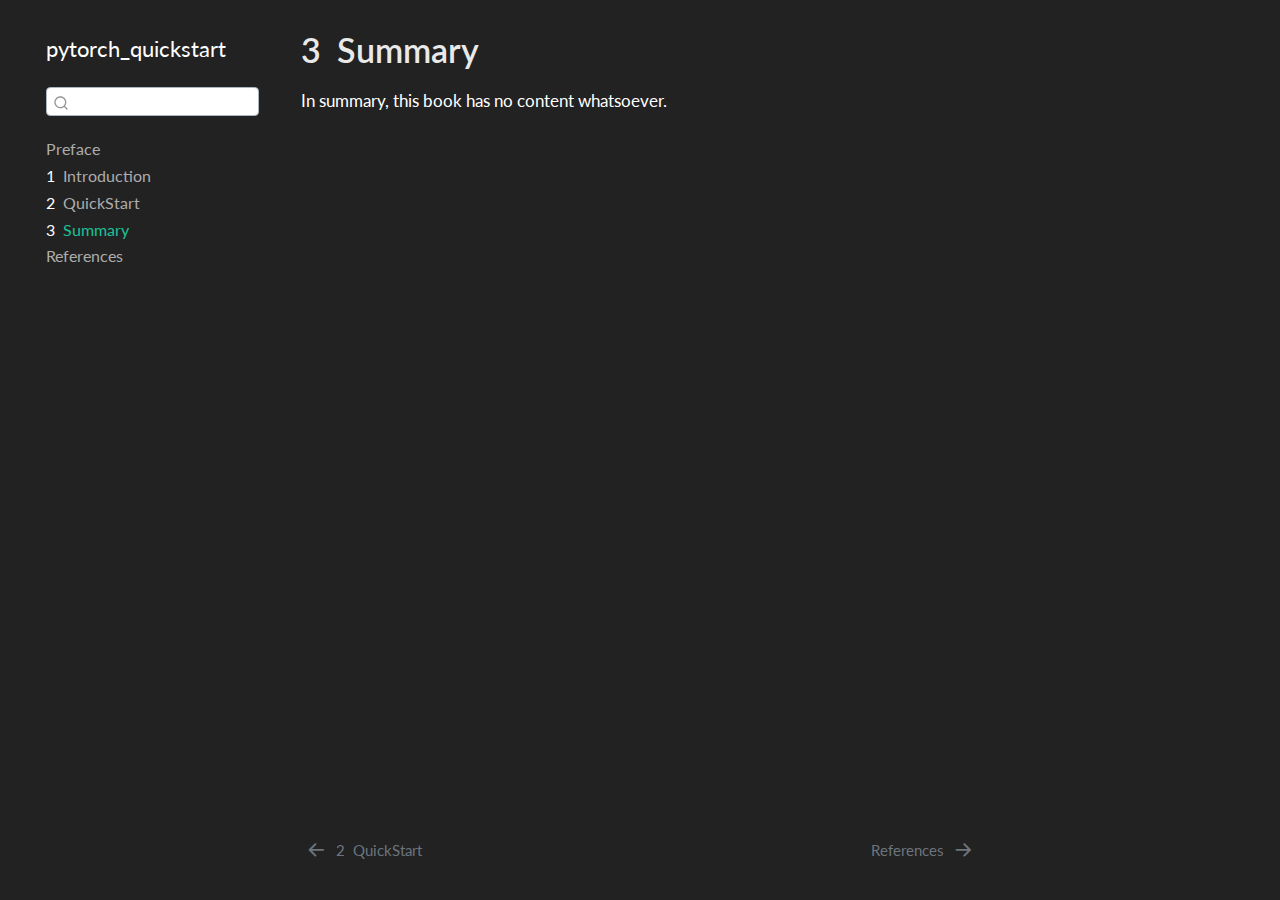
<file: _book/summary.html>
<!DOCTYPE html>
<html xmlns="http://www.w3.org/1999/xhtml" lang="en" xml:lang="en"><head>

<meta charset="utf-8">
<meta name="generator" content="quarto-1.3.433">

<meta name="viewport" content="width=device-width, initial-scale=1.0, user-scalable=yes">


<title>pytorch_quickstart - 3&nbsp; Summary</title>
<style>
code{white-space: pre-wrap;}
span.smallcaps{font-variant: small-caps;}
div.columns{display: flex; gap: min(4vw, 1.5em);}
div.column{flex: auto; overflow-x: auto;}
div.hanging-indent{margin-left: 1.5em; text-indent: -1.5em;}
ul.task-list{list-style: none;}
ul.task-list li input[type="checkbox"] {
  width: 0.8em;
  margin: 0 0.8em 0.2em -1em; /* quarto-specific, see https://github.com/quarto-dev/quarto-cli/issues/4556 */ 
  vertical-align: middle;
}
</style>


<script src="site_libs/quarto-nav/quarto-nav.js"></script>
<script src="site_libs/quarto-nav/headroom.min.js"></script>
<script src="site_libs/clipboard/clipboard.min.js"></script>
<script src="site_libs/quarto-search/autocomplete.umd.js"></script>
<script src="site_libs/quarto-search/fuse.min.js"></script>
<script src="site_libs/quarto-search/quarto-search.js"></script>
<meta name="quarto:offset" content="./">
<link href="./references.html" rel="next">
<link href="./quickstart.html" rel="prev">
<script src="site_libs/quarto-html/quarto.js"></script>
<script src="site_libs/quarto-html/popper.min.js"></script>
<script src="site_libs/quarto-html/tippy.umd.min.js"></script>
<script src="site_libs/quarto-html/anchor.min.js"></script>
<link href="site_libs/quarto-html/tippy.css" rel="stylesheet">
<link href="site_libs/quarto-html/quarto-syntax-highlighting-dark.css" rel="stylesheet" id="quarto-text-highlighting-styles">
<script src="site_libs/bootstrap/bootstrap.min.js"></script>
<link href="site_libs/bootstrap/bootstrap-icons.css" rel="stylesheet">
<link href="site_libs/bootstrap/bootstrap.min.css" rel="stylesheet" id="quarto-bootstrap" data-mode="dark">
<script id="quarto-search-options" type="application/json">{
  "location": "sidebar",
  "copy-button": false,
  "collapse-after": 3,
  "panel-placement": "start",
  "type": "textbox",
  "limit": 20,
  "language": {
    "search-no-results-text": "No results",
    "search-matching-documents-text": "matching documents",
    "search-copy-link-title": "Copy link to search",
    "search-hide-matches-text": "Hide additional matches",
    "search-more-match-text": "more match in this document",
    "search-more-matches-text": "more matches in this document",
    "search-clear-button-title": "Clear",
    "search-detached-cancel-button-title": "Cancel",
    "search-submit-button-title": "Submit",
    "search-label": "Search"
  }
}</script>


<link rel="stylesheet" href="styles.css">
</head>

<body class="nav-sidebar floating">

<div id="quarto-search-results"></div>
  <header id="quarto-header" class="headroom fixed-top">
  <nav class="quarto-secondary-nav">
    <div class="container-fluid d-flex">
      <button type="button" class="quarto-btn-toggle btn" data-bs-toggle="collapse" data-bs-target="#quarto-sidebar,#quarto-sidebar-glass" aria-controls="quarto-sidebar" aria-expanded="false" aria-label="Toggle sidebar navigation" onclick="if (window.quartoToggleHeadroom) { window.quartoToggleHeadroom(); }">
        <i class="bi bi-layout-text-sidebar-reverse"></i>
      </button>
      <nav class="quarto-page-breadcrumbs" aria-label="breadcrumb"><ol class="breadcrumb"><li class="breadcrumb-item"><a href="./summary.html"><span class="chapter-number">3</span>&nbsp; <span class="chapter-title">Summary</span></a></li></ol></nav>
      <a class="flex-grow-1" role="button" data-bs-toggle="collapse" data-bs-target="#quarto-sidebar,#quarto-sidebar-glass" aria-controls="quarto-sidebar" aria-expanded="false" aria-label="Toggle sidebar navigation" onclick="if (window.quartoToggleHeadroom) { window.quartoToggleHeadroom(); }">      
      </a>
      <button type="button" class="btn quarto-search-button" aria-label="" onclick="window.quartoOpenSearch();">
        <i class="bi bi-search"></i>
      </button>
    </div>
  </nav>
</header>
<!-- content -->
<div id="quarto-content" class="quarto-container page-columns page-rows-contents page-layout-article">
<!-- sidebar -->
  <nav id="quarto-sidebar" class="sidebar collapse collapse-horizontal sidebar-navigation floating overflow-auto">
    <div class="pt-lg-2 mt-2 text-left sidebar-header">
    <div class="sidebar-title mb-0 py-0">
      <a href="./">pytorch_quickstart</a> 
    </div>
      </div>
        <div class="mt-2 flex-shrink-0 align-items-center">
        <div class="sidebar-search">
        <div id="quarto-search" class="" title="Search"></div>
        </div>
        </div>
    <div class="sidebar-menu-container"> 
    <ul class="list-unstyled mt-1">
        <li class="sidebar-item">
  <div class="sidebar-item-container"> 
  <a href="./index.html" class="sidebar-item-text sidebar-link">
 <span class="menu-text">Preface</span></a>
  </div>
</li>
        <li class="sidebar-item">
  <div class="sidebar-item-container"> 
  <a href="./intro.html" class="sidebar-item-text sidebar-link">
 <span class="menu-text"><span class="chapter-number">1</span>&nbsp; <span class="chapter-title">Introduction</span></span></a>
  </div>
</li>
        <li class="sidebar-item">
  <div class="sidebar-item-container"> 
  <a href="./quickstart.html" class="sidebar-item-text sidebar-link">
 <span class="menu-text"><span class="chapter-number">2</span>&nbsp; <span class="chapter-title">QuickStart</span></span></a>
  </div>
</li>
        <li class="sidebar-item">
  <div class="sidebar-item-container"> 
  <a href="./summary.html" class="sidebar-item-text sidebar-link active">
 <span class="menu-text"><span class="chapter-number">3</span>&nbsp; <span class="chapter-title">Summary</span></span></a>
  </div>
</li>
        <li class="sidebar-item">
  <div class="sidebar-item-container"> 
  <a href="./references.html" class="sidebar-item-text sidebar-link">
 <span class="menu-text">References</span></a>
  </div>
</li>
    </ul>
    </div>
</nav>
<div id="quarto-sidebar-glass" data-bs-toggle="collapse" data-bs-target="#quarto-sidebar,#quarto-sidebar-glass"></div>
<!-- margin-sidebar -->
    <div id="quarto-margin-sidebar" class="sidebar margin-sidebar">
        
    </div>
<!-- main -->
<main class="content" id="quarto-document-content">

<header id="title-block-header" class="quarto-title-block default">
<div class="quarto-title">
<h1 class="title"><span class="chapter-number">3</span>&nbsp; <span class="chapter-title">Summary</span></h1>
</div>



<div class="quarto-title-meta">

    
  
    
  </div>
  

</header>

<p>In summary, this book has no content whatsoever.</p>



</main> <!-- /main -->
<script id="quarto-html-after-body" type="application/javascript">
window.document.addEventListener("DOMContentLoaded", function (event) {
  const toggleBodyColorMode = (bsSheetEl) => {
    const mode = bsSheetEl.getAttribute("data-mode");
    const bodyEl = window.document.querySelector("body");
    if (mode === "dark") {
      bodyEl.classList.add("quarto-dark");
      bodyEl.classList.remove("quarto-light");
    } else {
      bodyEl.classList.add("quarto-light");
      bodyEl.classList.remove("quarto-dark");
    }
  }
  const toggleBodyColorPrimary = () => {
    const bsSheetEl = window.document.querySelector("link#quarto-bootstrap");
    if (bsSheetEl) {
      toggleBodyColorMode(bsSheetEl);
    }
  }
  toggleBodyColorPrimary();  
  const icon = "";
  const anchorJS = new window.AnchorJS();
  anchorJS.options = {
    placement: 'right',
    icon: icon
  };
  anchorJS.add('.anchored');
  const isCodeAnnotation = (el) => {
    for (const clz of el.classList) {
      if (clz.startsWith('code-annotation-')) {                     
        return true;
      }
    }
    return false;
  }
  const clipboard = new window.ClipboardJS('.code-copy-button', {
    text: function(trigger) {
      const codeEl = trigger.previousElementSibling.cloneNode(true);
      for (const childEl of codeEl.children) {
        if (isCodeAnnotation(childEl)) {
          childEl.remove();
        }
      }
      return codeEl.innerText;
    }
  });
  clipboard.on('success', function(e) {
    // button target
    const button = e.trigger;
    // don't keep focus
    button.blur();
    // flash "checked"
    button.classList.add('code-copy-button-checked');
    var currentTitle = button.getAttribute("title");
    button.setAttribute("title", "Copied!");
    let tooltip;
    if (window.bootstrap) {
      button.setAttribute("data-bs-toggle", "tooltip");
      button.setAttribute("data-bs-placement", "left");
      button.setAttribute("data-bs-title", "Copied!");
      tooltip = new bootstrap.Tooltip(button, 
        { trigger: "manual", 
          customClass: "code-copy-button-tooltip",
          offset: [0, -8]});
      tooltip.show();    
    }
    setTimeout(function() {
      if (tooltip) {
        tooltip.hide();
        button.removeAttribute("data-bs-title");
        button.removeAttribute("data-bs-toggle");
        button.removeAttribute("data-bs-placement");
      }
      button.setAttribute("title", currentTitle);
      button.classList.remove('code-copy-button-checked');
    }, 1000);
    // clear code selection
    e.clearSelection();
  });
  function tippyHover(el, contentFn) {
    const config = {
      allowHTML: true,
      content: contentFn,
      maxWidth: 500,
      delay: 100,
      arrow: false,
      appendTo: function(el) {
          return el.parentElement;
      },
      interactive: true,
      interactiveBorder: 10,
      theme: 'quarto',
      placement: 'bottom-start'
    };
    window.tippy(el, config); 
  }
  const noterefs = window.document.querySelectorAll('a[role="doc-noteref"]');
  for (var i=0; i<noterefs.length; i++) {
    const ref = noterefs[i];
    tippyHover(ref, function() {
      // use id or data attribute instead here
      let href = ref.getAttribute('data-footnote-href') || ref.getAttribute('href');
      try { href = new URL(href).hash; } catch {}
      const id = href.replace(/^#\/?/, "");
      const note = window.document.getElementById(id);
      return note.innerHTML;
    });
  }
      let selectedAnnoteEl;
      const selectorForAnnotation = ( cell, annotation) => {
        let cellAttr = 'data-code-cell="' + cell + '"';
        let lineAttr = 'data-code-annotation="' +  annotation + '"';
        const selector = 'span[' + cellAttr + '][' + lineAttr + ']';
        return selector;
      }
      const selectCodeLines = (annoteEl) => {
        const doc = window.document;
        const targetCell = annoteEl.getAttribute("data-target-cell");
        const targetAnnotation = annoteEl.getAttribute("data-target-annotation");
        const annoteSpan = window.document.querySelector(selectorForAnnotation(targetCell, targetAnnotation));
        const lines = annoteSpan.getAttribute("data-code-lines").split(",");
        const lineIds = lines.map((line) => {
          return targetCell + "-" + line;
        })
        let top = null;
        let height = null;
        let parent = null;
        if (lineIds.length > 0) {
            //compute the position of the single el (top and bottom and make a div)
            const el = window.document.getElementById(lineIds[0]);
            top = el.offsetTop;
            height = el.offsetHeight;
            parent = el.parentElement.parentElement;
          if (lineIds.length > 1) {
            const lastEl = window.document.getElementById(lineIds[lineIds.length - 1]);
            const bottom = lastEl.offsetTop + lastEl.offsetHeight;
            height = bottom - top;
          }
          if (top !== null && height !== null && parent !== null) {
            // cook up a div (if necessary) and position it 
            let div = window.document.getElementById("code-annotation-line-highlight");
            if (div === null) {
              div = window.document.createElement("div");
              div.setAttribute("id", "code-annotation-line-highlight");
              div.style.position = 'absolute';
              parent.appendChild(div);
            }
            div.style.top = top - 2 + "px";
            div.style.height = height + 4 + "px";
            let gutterDiv = window.document.getElementById("code-annotation-line-highlight-gutter");
            if (gutterDiv === null) {
              gutterDiv = window.document.createElement("div");
              gutterDiv.setAttribute("id", "code-annotation-line-highlight-gutter");
              gutterDiv.style.position = 'absolute';
              const codeCell = window.document.getElementById(targetCell);
              const gutter = codeCell.querySelector('.code-annotation-gutter');
              gutter.appendChild(gutterDiv);
            }
            gutterDiv.style.top = top - 2 + "px";
            gutterDiv.style.height = height + 4 + "px";
          }
          selectedAnnoteEl = annoteEl;
        }
      };
      const unselectCodeLines = () => {
        const elementsIds = ["code-annotation-line-highlight", "code-annotation-line-highlight-gutter"];
        elementsIds.forEach((elId) => {
          const div = window.document.getElementById(elId);
          if (div) {
            div.remove();
          }
        });
        selectedAnnoteEl = undefined;
      };
      // Attach click handler to the DT
      const annoteDls = window.document.querySelectorAll('dt[data-target-cell]');
      for (const annoteDlNode of annoteDls) {
        annoteDlNode.addEventListener('click', (event) => {
          const clickedEl = event.target;
          if (clickedEl !== selectedAnnoteEl) {
            unselectCodeLines();
            const activeEl = window.document.querySelector('dt[data-target-cell].code-annotation-active');
            if (activeEl) {
              activeEl.classList.remove('code-annotation-active');
            }
            selectCodeLines(clickedEl);
            clickedEl.classList.add('code-annotation-active');
          } else {
            // Unselect the line
            unselectCodeLines();
            clickedEl.classList.remove('code-annotation-active');
          }
        });
      }
  const findCites = (el) => {
    const parentEl = el.parentElement;
    if (parentEl) {
      const cites = parentEl.dataset.cites;
      if (cites) {
        return {
          el,
          cites: cites.split(' ')
        };
      } else {
        return findCites(el.parentElement)
      }
    } else {
      return undefined;
    }
  };
  var bibliorefs = window.document.querySelectorAll('a[role="doc-biblioref"]');
  for (var i=0; i<bibliorefs.length; i++) {
    const ref = bibliorefs[i];
    const citeInfo = findCites(ref);
    if (citeInfo) {
      tippyHover(citeInfo.el, function() {
        var popup = window.document.createElement('div');
        citeInfo.cites.forEach(function(cite) {
          var citeDiv = window.document.createElement('div');
          citeDiv.classList.add('hanging-indent');
          citeDiv.classList.add('csl-entry');
          var biblioDiv = window.document.getElementById('ref-' + cite);
          if (biblioDiv) {
            citeDiv.innerHTML = biblioDiv.innerHTML;
          }
          popup.appendChild(citeDiv);
        });
        return popup.innerHTML;
      });
    }
  }
});
</script>
<nav class="page-navigation">
  <div class="nav-page nav-page-previous">
      <a href="./quickstart.html" class="pagination-link">
        <i class="bi bi-arrow-left-short"></i> <span class="nav-page-text"><span class="chapter-number">2</span>&nbsp; <span class="chapter-title">QuickStart</span></span>
      </a>          
  </div>
  <div class="nav-page nav-page-next">
      <a href="./references.html" class="pagination-link">
        <span class="nav-page-text">References</span> <i class="bi bi-arrow-right-short"></i>
      </a>
  </div>
</nav>
</div> <!-- /content -->



</body></html>
</file>
<file: _book/site_libs/quarto-html/tippy.css>
.tippy-box[data-animation=fade][data-state=hidden]{opacity:0}[data-tippy-root]{max-width:calc(100vw - 10px)}.tippy-box{position:relative;background-color:#333;color:#fff;border-radius:4px;font-size:14px;line-height:1.4;white-space:normal;outline:0;transition-property:transform,visibility,opacity}.tippy-box[data-placement^=top]>.tippy-arrow{bottom:0}.tippy-box[data-placement^=top]>.tippy-arrow:before{bottom:-7px;left:0;border-width:8px 8px 0;border-top-color:initial;transform-origin:center top}.tippy-box[data-placement^=bottom]>.tippy-arrow{top:0}.tippy-box[data-placement^=bottom]>.tippy-arrow:before{top:-7px;left:0;border-width:0 8px 8px;border-bottom-color:initial;transform-origin:center bottom}.tippy-box[data-placement^=left]>.tippy-arrow{right:0}.tippy-box[data-placement^=left]>.tippy-arrow:before{border-width:8px 0 8px 8px;border-left-color:initial;right:-7px;transform-origin:center left}.tippy-box[data-placement^=right]>.tippy-arrow{left:0}.tippy-box[data-placement^=right]>.tippy-arrow:before{left:-7px;border-width:8px 8px 8px 0;border-right-color:initial;transform-origin:center right}.tippy-box[data-inertia][data-state=visible]{transition-timing-function:cubic-bezier(.54,1.5,.38,1.11)}.tippy-arrow{width:16px;height:16px;color:#333}.tippy-arrow:before{content:"";position:absolute;border-color:transparent;border-style:solid}.tippy-content{position:relative;padding:5px 9px;z-index:1}
</file>
<file: _book/site_libs/quarto-html/quarto-syntax-highlighting-dark.css>
/* quarto syntax highlight colors */
:root {
  --quarto-hl-al-color: #f07178;
  --quarto-hl-an-color: #d4d0ab;
  --quarto-hl-at-color: #00e0e0;
  --quarto-hl-bn-color: #d4d0ab;
  --quarto-hl-bu-color: #abe338;
  --quarto-hl-ch-color: #abe338;
  --quarto-hl-co-color: #f8f8f2;
  --quarto-hl-cv-color: #ffd700;
  --quarto-hl-cn-color: #ffd700;
  --quarto-hl-cf-color: #ffa07a;
  --quarto-hl-dt-color: #ffa07a;
  --quarto-hl-dv-color: #d4d0ab;
  --quarto-hl-do-color: #f8f8f2;
  --quarto-hl-er-color: #f07178;
  --quarto-hl-ex-color: #00e0e0;
  --quarto-hl-fl-color: #d4d0ab;
  --quarto-hl-fu-color: #ffa07a;
  --quarto-hl-im-color: #abe338;
  --quarto-hl-in-color: #d4d0ab;
  --quarto-hl-kw-color: #ffa07a;
  --quarto-hl-op-color: #ffa07a;
  --quarto-hl-ot-color: #00e0e0;
  --quarto-hl-pp-color: #dcc6e0;
  --quarto-hl-re-color: #00e0e0;
  --quarto-hl-sc-color: #abe338;
  --quarto-hl-ss-color: #abe338;
  --quarto-hl-st-color: #abe338;
  --quarto-hl-va-color: #00e0e0;
  --quarto-hl-vs-color: #abe338;
  --quarto-hl-wa-color: #dcc6e0;
}

/* other quarto variables */
:root {
  --quarto-font-monospace: SFMono-Regular, Menlo, Monaco, Consolas, "Liberation Mono", "Courier New", monospace;
}

code span.al {
  background-color: #2a0f15;
  font-weight: bold;
  color: #f07178;
}

code span.an {
  color: #d4d0ab;
}

code span.at {
  color: #00e0e0;
}

code span.bn {
  color: #d4d0ab;
}

code span.bu {
  color: #abe338;
}

code span.ch {
  color: #abe338;
}

code span.co {
  font-style: italic;
  color: #f8f8f2;
}

code span.cv {
  color: #ffd700;
}

code span.cn {
  color: #ffd700;
}

code span.cf {
  font-weight: bold;
  color: #ffa07a;
}

code span.dt {
  color: #ffa07a;
}

code span.dv {
  color: #d4d0ab;
}

code span.do {
  color: #f8f8f2;
}

code span.er {
  color: #f07178;
  text-decoration: underline;
}

code span.ex {
  font-weight: bold;
  color: #00e0e0;
}

code span.fl {
  color: #d4d0ab;
}

code span.fu {
  color: #ffa07a;
}

code span.im {
  color: #abe338;
}

code span.in {
  color: #d4d0ab;
}

code span.kw {
  font-weight: bold;
  color: #ffa07a;
}

pre > code.sourceCode > span {
  color: #f8f8f2;
}

code span {
  color: #f8f8f2;
}

code.sourceCode > span {
  color: #f8f8f2;
}

div.sourceCode,
div.sourceCode pre.sourceCode {
  color: #f8f8f2;
}

code span.op {
  color: #ffa07a;
}

code span.ot {
  color: #00e0e0;
}

code span.pp {
  color: #dcc6e0;
}

code span.re {
  background-color: #f8f8f2;
  color: #00e0e0;
}

code span.sc {
  color: #abe338;
}

code span.ss {
  color: #abe338;
}

code span.st {
  color: #abe338;
}

code span.va {
  color: #00e0e0;
}

code span.vs {
  color: #abe338;
}

code span.wa {
  color: #dcc6e0;
}

.prevent-inlining {
  content: "</";
}

/*# sourceMappingURL=935a306eefa94366c21e1a970dddb765.css.map */
</file>
<file: _book/styles.css>
.cell-output pre {
    margin-left:             0em;
    margin-top:              0em;
    /* background:              #303030; */
    background:              rgba(200, 200, 200, 0.1);
    border-left:             35px solid rgba(200, 200, 200, 0.1);
    border-top-left-radius:  0;
    border-top-right-radius: 0;
    /* font-size:               0.8em; */
    /* padding-left:            0.em; */
    /* padding-top:             0.em; */
}

.cell-output .sourceCode {
    background: none;
    margin-top: 0;
}

.cell > .sourceCode {
    margin-bottom: 0em;
    /* font-size:     0.875em; */
}
</file>
